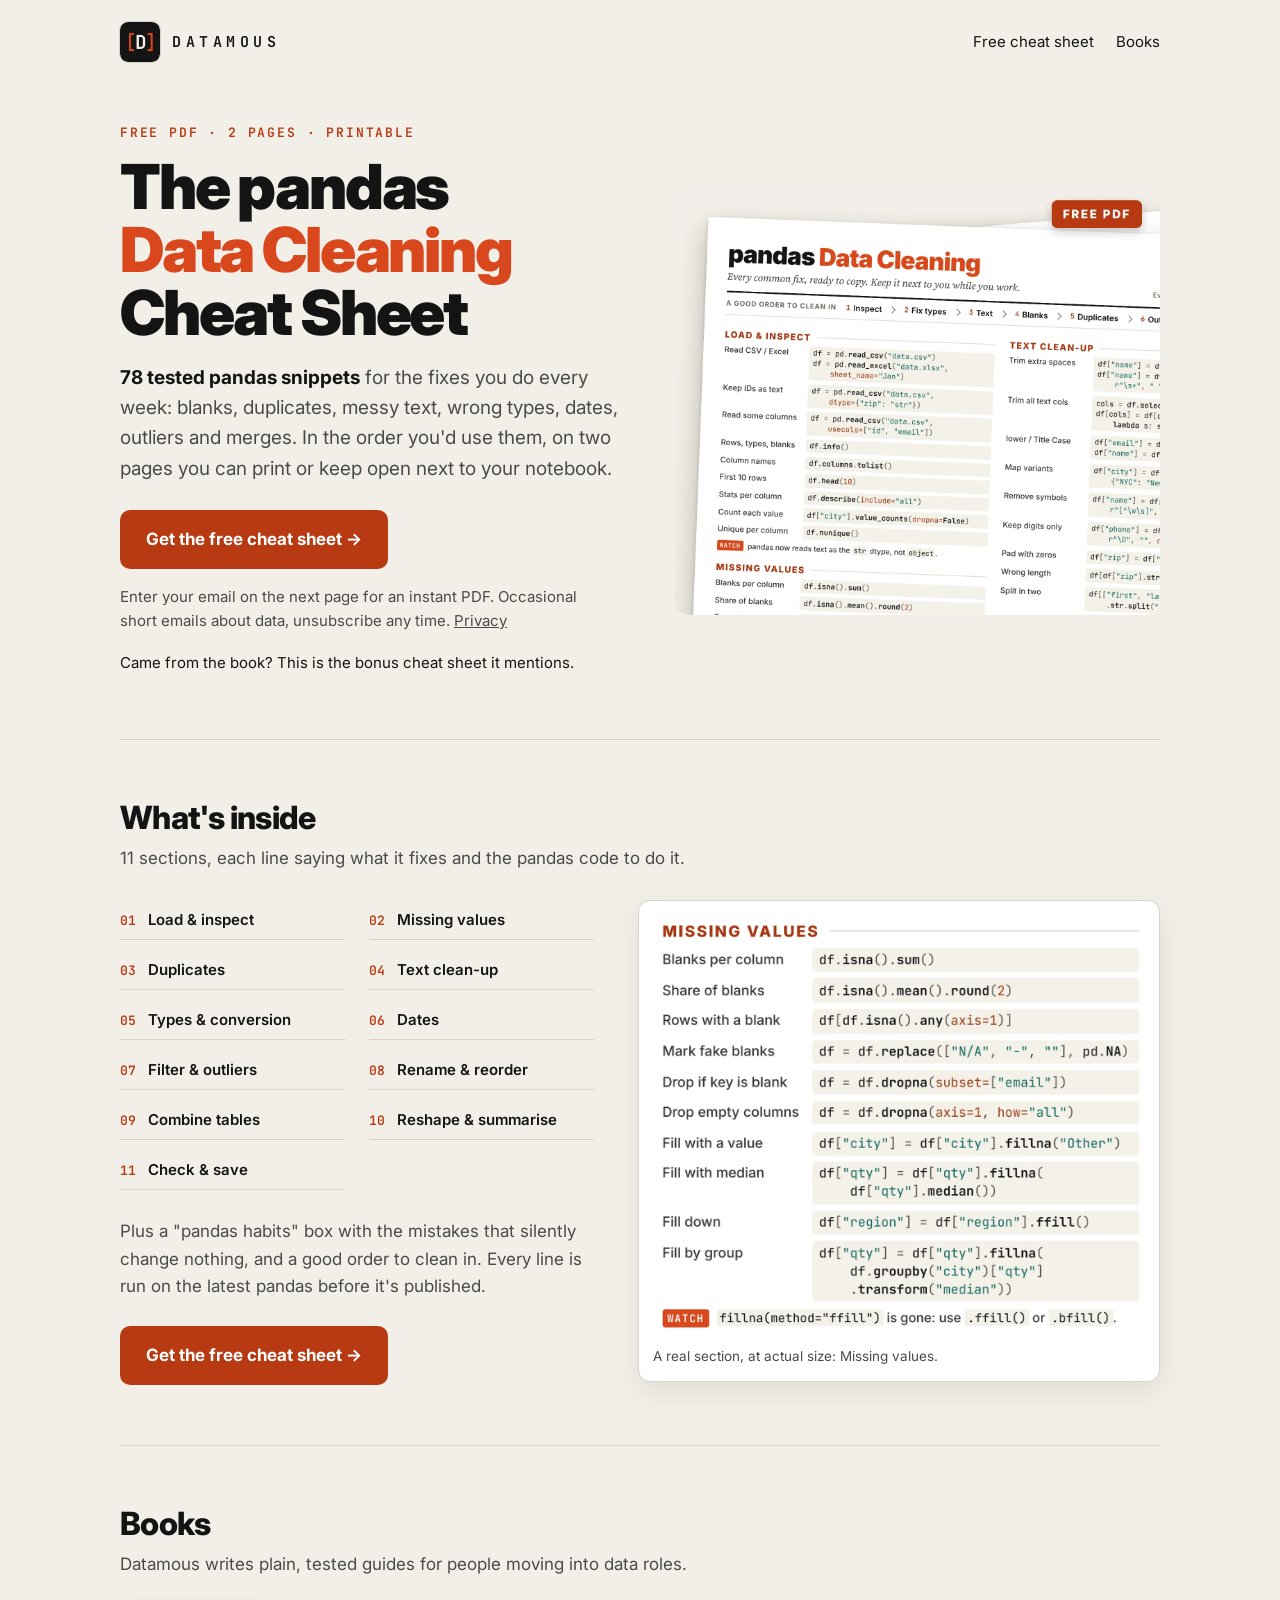
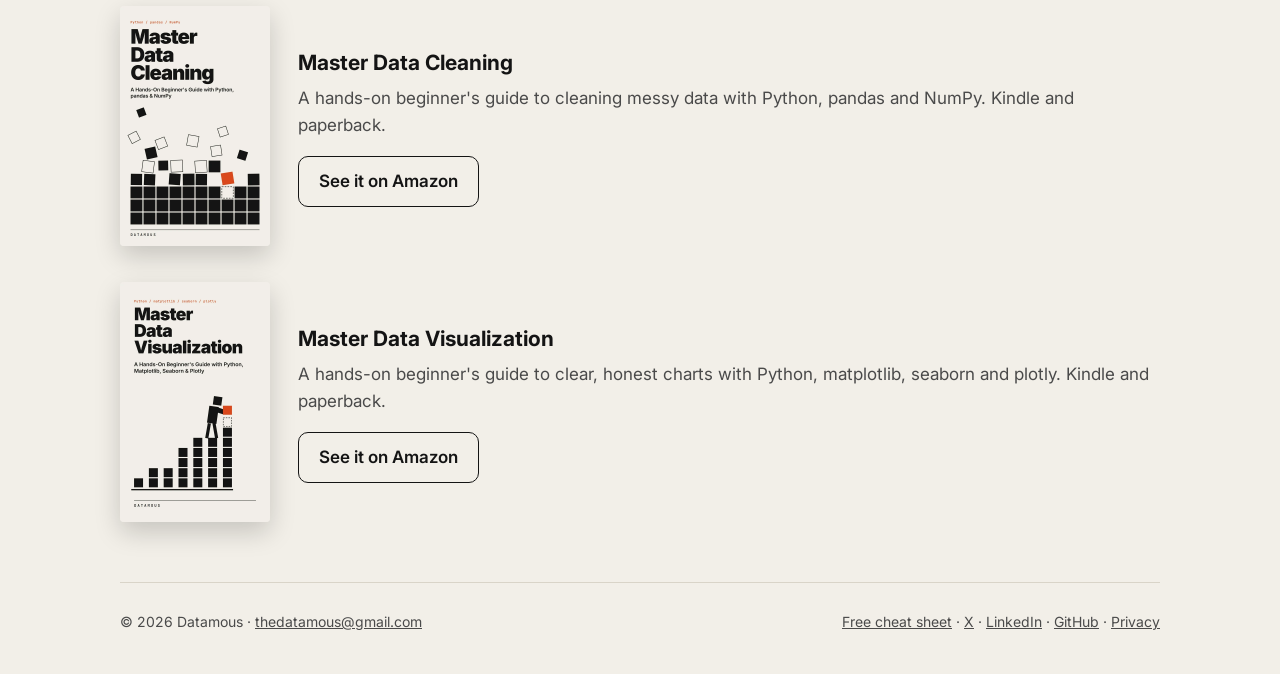
<file: index.html>
<!doctype html>
<html lang="en">
<head>
<meta charset="utf-8">
<meta name="viewport" content="width=device-width, initial-scale=1">
<title>Free pandas Data Cleaning Cheat Sheet | Datamous</title>
<meta name="description" content="78 tested pandas snippets for everyday data cleaning, in the order you'd use them, on two printable pages. Free download.">
<meta property="og:title" content="Free pandas Data Cleaning Cheat Sheet (2-page PDF)">
<meta property="og:description" content="78 tested pandas snippets: blanks, duplicates, messy text, types, dates, outliers and merges.">
<meta property="og:image" content="https://datamous.github.io/og.jpg">
<meta property="og:url" content="https://datamous.github.io/">
<meta name="twitter:card" content="summary_large_image">
<link rel="icon" href="logo.png">
<link rel="preconnect" href="https://fonts.googleapis.com">
<link rel="preconnect" href="https://fonts.gstatic.com" crossorigin>
<link href="https://fonts.googleapis.com/css2?family=Inter:wght@400;600;700;800;900&family=JetBrains+Mono:wght@600&display=swap" rel="stylesheet">
<link rel="stylesheet" href="style.css">
</head>
<body>
<div class="wrap">
<header>
  <a class="brand" href="/"><img src="logo.png" alt="">DATAMOUS</a>
  <nav><a href="/cheatsheet/">Free cheat sheet</a><a href="#books">Books</a></nav>
</header>

<main>
<div class="hero">
  <div>
    <div class="eyebrow">Free PDF · 2 pages · Printable</div>
    <h1>The pandas <span>Data Cleaning</span> Cheat Sheet</h1>
    <p class="lead"><strong>78 tested pandas snippets</strong> for the fixes you do every week: blanks, duplicates, messy text, wrong types, dates, outliers and merges. In the order you'd use them, on two pages you can print or keep open next to your notebook.</p>
    <a class="cta" href="/cheatsheet/">Get the free cheat sheet →</a>
    <p class="how">Enter your email on the next page for an instant PDF. Occasional short emails about data, unsubscribe any time. <a href="/privacy/">Privacy</a></p>
    <p class="reader">Came from the book? This is the bonus cheat sheet it mentions.</p>
  </div>
  <picture>
    <source media="(max-width:760px)" srcset="cheatsheet-preview-600.webp">
    <img src="cheatsheet-preview.webp" alt="The pandas Data Cleaning Cheat Sheet, close up, with a FREE PDF tag" width="1400" height="1240" fetchpriority="high">
  </picture>
</div>

<section>
  <h2>What's inside</h2>
  <p class="sub">11 sections, each line saying what it fixes and the pandas code to do it.</p>
  <div class="inside">
    <div>
      <ol class="toc">
        <li>Load &amp; inspect</li><li>Missing values</li>
        <li>Duplicates</li><li>Text clean-up</li>
        <li>Types &amp; conversion</li><li>Dates</li>
        <li>Filter &amp; outliers</li><li>Rename &amp; reorder</li>
        <li>Combine tables</li><li>Reshape &amp; summarise</li>
        <li>Check &amp; save</li>
      </ol>
      <p class="brandline">Plus a "pandas habits" box with the mistakes that silently change nothing, and a good order to clean in. Every line is run on the latest pandas before it's published.</p>
      <a class="cta" href="/cheatsheet/">Get the free cheat sheet →</a>
    </div>
    <figure class="snip">
      <img src="snippet-missing-values.webp" alt="The Missing values section of the cheat sheet, showing pandas code for each fix" width="1200" height="1026" loading="lazy">
      <figcaption>A real section, at actual size: Missing values.</figcaption>
    </figure>
  </div>
</section>

<section id="books">
  <h2>Books</h2>
  <p class="sub">Datamous writes plain, tested guides for people moving into data roles.</p>
  <div class="book">
    <img src="book-master-data-cleaning.webp" alt="Cover of Master Data Cleaning" width="600" height="960" loading="lazy">
    <div>
      <h3>Master Data Cleaning</h3>
      <p>A hands-on beginner's guide to cleaning messy data with Python, pandas and NumPy. Kindle and paperback.</p>
      <a class="ghost" href="https://www.amazon.com/dp/B0HN5CDSS3?maas=maas_adg_81C654DCCEDA40E74AF94AB16E621A9E_afap_abs&amp;ref_=aa_maas&amp;tag=maas" data-yt="https://www.amazon.com/dp/B0HN5CDSS3?maas=maas_adg_ECB3EA7D3ABC00ABFB589E8FEC163925_afap_abs&amp;ref_=aa_maas&amp;tag=maas">See it on Amazon</a>
    </div>
  </div>
  <div class="book">
    <img src="book-master-data-visualization.webp" alt="Cover of Master Data Visualization" width="600" height="960" loading="lazy">
    <div>
      <h3>Master Data Visualization</h3>
      <p>A hands-on beginner's guide to clear, honest charts with Python, matplotlib, seaborn and plotly. Kindle and paperback.</p>
      <a class="ghost" href="https://www.amazon.com/dp/B0HQDNZMVN?maas=maas_adg_25ECB19E692BA4B19F0B2816D83ABCD2_afap_abs&amp;ref_=aa_maas&amp;tag=maas" data-yt="https://www.amazon.com/dp/B0HQDNZMVN?maas=maas_adg_22DFD3DA3303F20F6828F38E1AE95EA0_afap_abs&amp;ref_=aa_maas&amp;tag=maas">See it on Amazon</a>
    </div>
  </div>
</section>
</main>

<footer>
  <span>© 2026 Datamous · <a href="mailto:thedatamous@gmail.com">thedatamous@gmail.com</a></span>
  <span><a href="/cheatsheet/">Free cheat sheet</a> · <a href="https://x.com/datamous">X</a> · <a href="https://www.linkedin.com/company/109472739">LinkedIn</a> · <a href="https://github.com/Datamous">GitHub</a> · <a href="/privacy/">Privacy</a></span>
</footer>
</div>
<script>/* Amazon Attribution: visitors who came from YouTube (/yt) get the YouTube tracking links */
if (new URLSearchParams(location.search).get('src') === 'yt') {
  document.querySelectorAll('a[data-yt]').forEach(a => { a.href = a.dataset.yt; });
}</script>
</body>
</html>
</file>
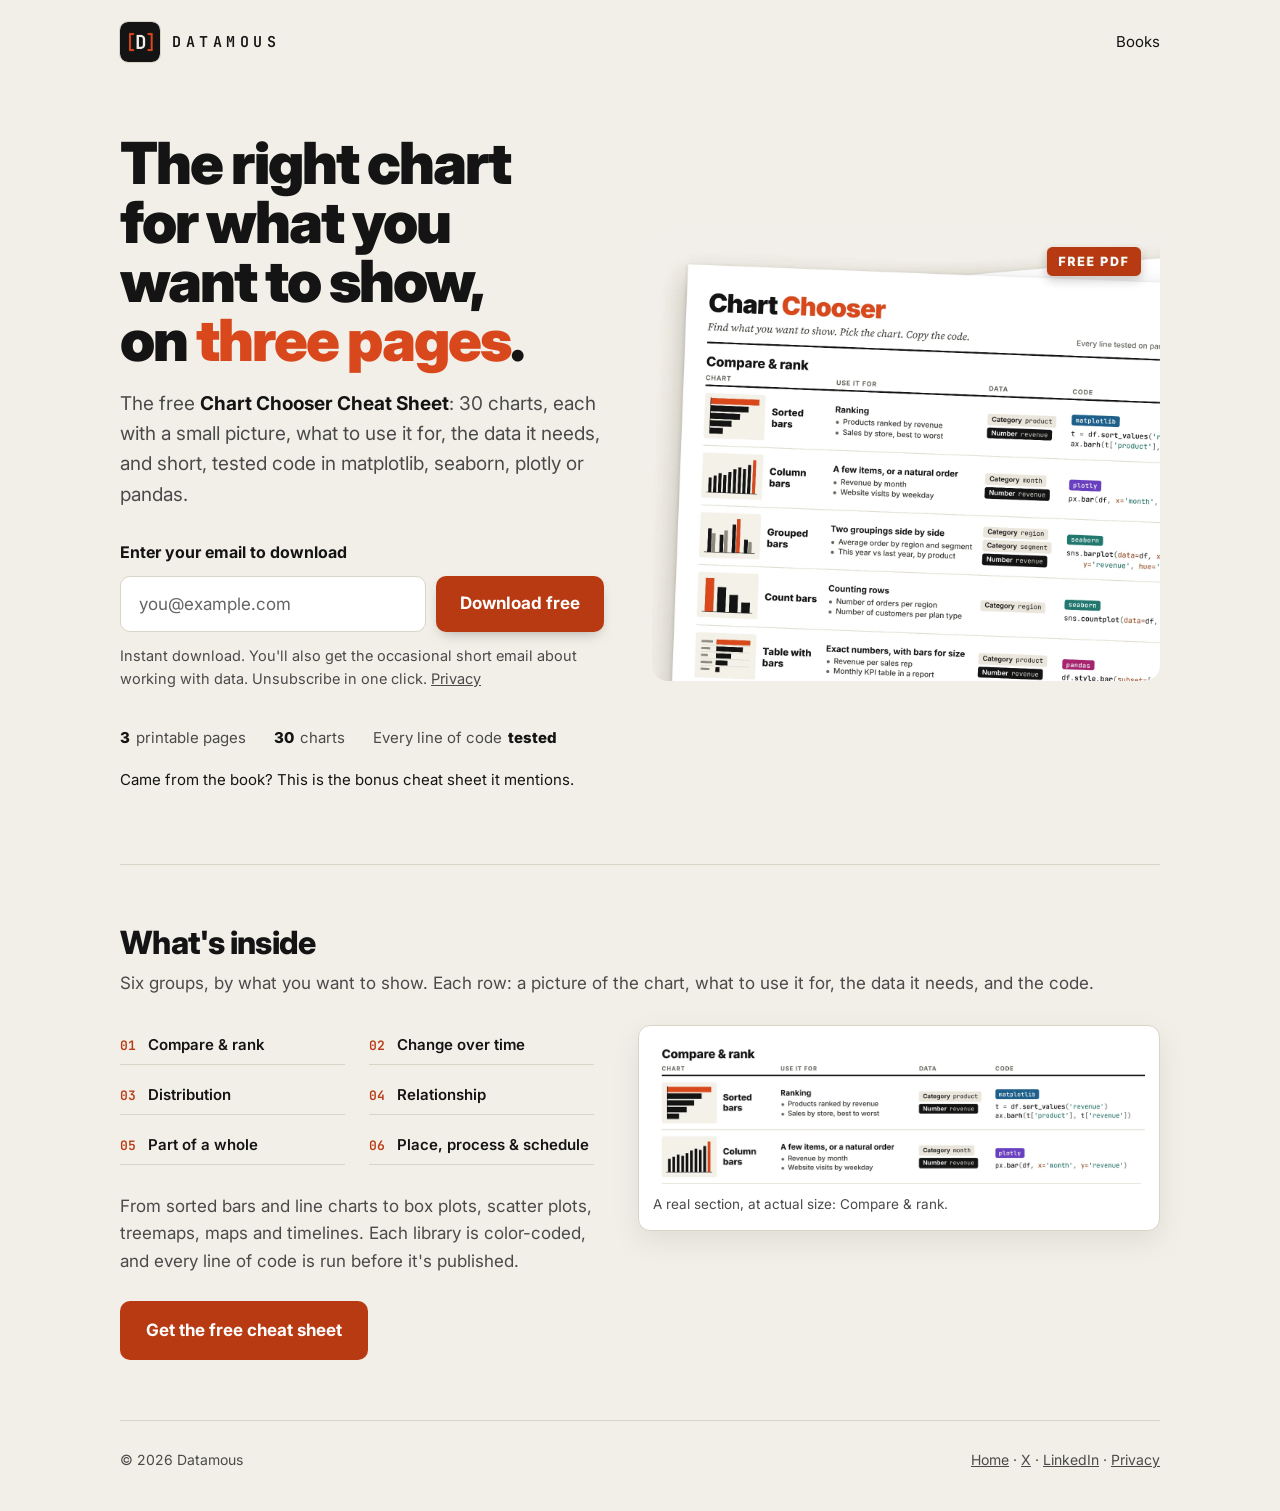
<file: chart-chooser/index.html>
<!doctype html>
<html lang="en">
<head>
<meta charset="utf-8">
<meta name="viewport" content="width=device-width, initial-scale=1">
<title>Get the free Chart Chooser Cheat Sheet | Datamous</title>
<meta name="description" content="30 charts with a picture, when to use each, the data it needs and tested Python code to draw it. Three printable pages. Free download.">
<meta property="og:title" content="Free Chart Chooser Cheat Sheet (3-page PDF)">
<meta property="og:description" content="30 charts: when to use each, the data it needs, and short code in matplotlib, seaborn, plotly or pandas.">
<meta property="og:image" content="https://datamous.github.io/chart-chooser/og.jpg">
<meta property="og:url" content="https://datamous.github.io/chart-chooser/">
<meta name="twitter:card" content="summary_large_image">
<link rel="canonical" href="https://datamous.github.io/chart-chooser/">
<link rel="icon" href="/logo.png">
<link rel="preconnect" href="https://fonts.googleapis.com">
<link rel="preconnect" href="https://fonts.gstatic.com" crossorigin>
<link href="https://fonts.googleapis.com/css2?family=Inter:wght@400;600;700;800;900&family=JetBrains+Mono:wght@600&display=swap" rel="stylesheet">
<link rel="stylesheet" href="/style.css">
</head>
<body class="lp">
<div class="wrap">
<header>
  <a class="brand" href="/"><img src="/logo.png" alt="">DATAMOUS</a>
  <nav><a href="/#books">Books</a></nav>
</header>

<main>
<div class="lp-hero">
  <div class="lp-copy">
    <h1>The right chart for what you want to show, on <span>three pages</span>.</h1>
    <p class="lead">The free <strong>Chart Chooser Cheat Sheet</strong>: 30 charts, each with a small picture, what to use it for, the data it needs, and short, tested code in matplotlib, seaborn, plotly or pandas.</p>

    <div class="signup" id="signup">
      <form class="signup-form" action="https://app.kit.com/forms/10157949/subscriptions" method="post" novalidate>
        <label for="email">Enter your email to download</label>
        <div class="signup-row">
          <input id="email" name="email_address" type="email" autocomplete="email" inputmode="email" placeholder="you@example.com" required aria-describedby="signup-msg">
          <button type="submit"><span class="btn-label">Download free</span><span class="btn-busy" aria-hidden="true"></span></button>
        </div>
        <p class="signup-msg" id="signup-msg" role="alert" aria-live="polite"></p>
        <p class="fine">Instant download. You'll also get the occasional short email about working with data. Unsubscribe in one click. <a href="/privacy/">Privacy</a></p>
      </form>
    </div>

    <ul class="facts" aria-label="What you get">
      <li><b>3</b> printable pages</li>
      <li><b>30</b> charts</li>
      <li>Every line of code <b>tested</b></li>
    </ul>
    <p class="reader">Came from the book? This is the bonus cheat sheet it mentions.</p>
  </div>
  <picture class="lp-art">
    <source media="(max-width:760px)" srcset="mockup-720.webp">
    <img src="mockup.webp" alt="The Chart Chooser cheat sheet, close up, with a FREE PDF tag" width="1400" height="1240" fetchpriority="high">
  </picture>
</div>

<section>
  <h2>What's inside</h2>
  <p class="sub">Six groups, by what you want to show. Each row: a picture of the chart, what to use it for, the data it needs, and the code.</p>
  <div class="inside">
    <div>
      <ol class="toc">
        <li>Compare &amp; rank</li><li>Change over time</li>
        <li>Distribution</li><li>Relationship</li>
        <li>Part of a whole</li><li>Place, process &amp; schedule</li>
      </ol>
      <p class="brandline">From sorted bars and line charts to box plots, scatter plots, treemaps, maps and timelines. Each library is color-coded, and every line of code is run before it's published.</p>
      <a class="cta" href="#signup" data-jump>Get the free cheat sheet</a>
    </div>
    <figure class="snip">
      <img src="/chart-chooser/snippet.webp" alt="The Compare and rank section of the cheat sheet: chart pictures, uses, data and code" width="1200" height="352" loading="lazy">
      <figcaption>A real section, at actual size: Compare &amp; rank.</figcaption>
    </figure>
  </div>
</section>
</main>

<footer>
  <span>© 2026 Datamous</span>
  <span><a href="/">Home</a> · <a href="https://x.com/datamous">X</a> · <a href="https://www.linkedin.com/company/109472739">LinkedIn</a> · <a href="/privacy/">Privacy</a></span>
</footer>
</div>

<script>
(function () {
  var box = document.getElementById('signup');
  var form = box.querySelector('form');
  var input = form.querySelector('input');
  var msg = form.querySelector('.signup-msg');
  var ok = /^[^\s@]+@[^\s@]+\.[^\s@]{2,}$/;

  function fail(text) { msg.textContent = text; input.setAttribute('aria-invalid', 'true'); form.classList.remove('busy'); input.focus(); }

  form.addEventListener('submit', function (e) {
    e.preventDefault();
    var email = input.value.trim();
    if (!ok.test(email)) return fail('That email looks incomplete. Check it and try again.');
    msg.textContent = ''; input.removeAttribute('aria-invalid'); form.classList.add('busy');
    fetch(form.action, { method: 'POST', body: new FormData(form), headers: { Accept: 'application/json' } })
      .then(function (r) { return r.json(); })
      .then(function (d) {
        if (d && d.status === 'success') {
          location.href = '/chart-chooser/thanks/?start=1';
        } else {
          var m = d && d.errors && d.errors.messages && d.errors.messages.join(' ');
          fail(m || 'Something went wrong. Try again in a moment.');
        }
      })
      .catch(function () { fail('Could not reach the sign-up service. Check your connection and try again.'); });
  });

  document.querySelectorAll('[data-jump]').forEach(function (a) {
    a.addEventListener('click', function (e) {
      e.preventDefault();
      box.scrollIntoView({ behavior: matchMedia('(prefers-reduced-motion: reduce)').matches ? 'auto' : 'smooth', block: 'center' });
      input.focus({ preventScroll: true });
    });
  });
})();
</script>
</body>
</html>
</file>
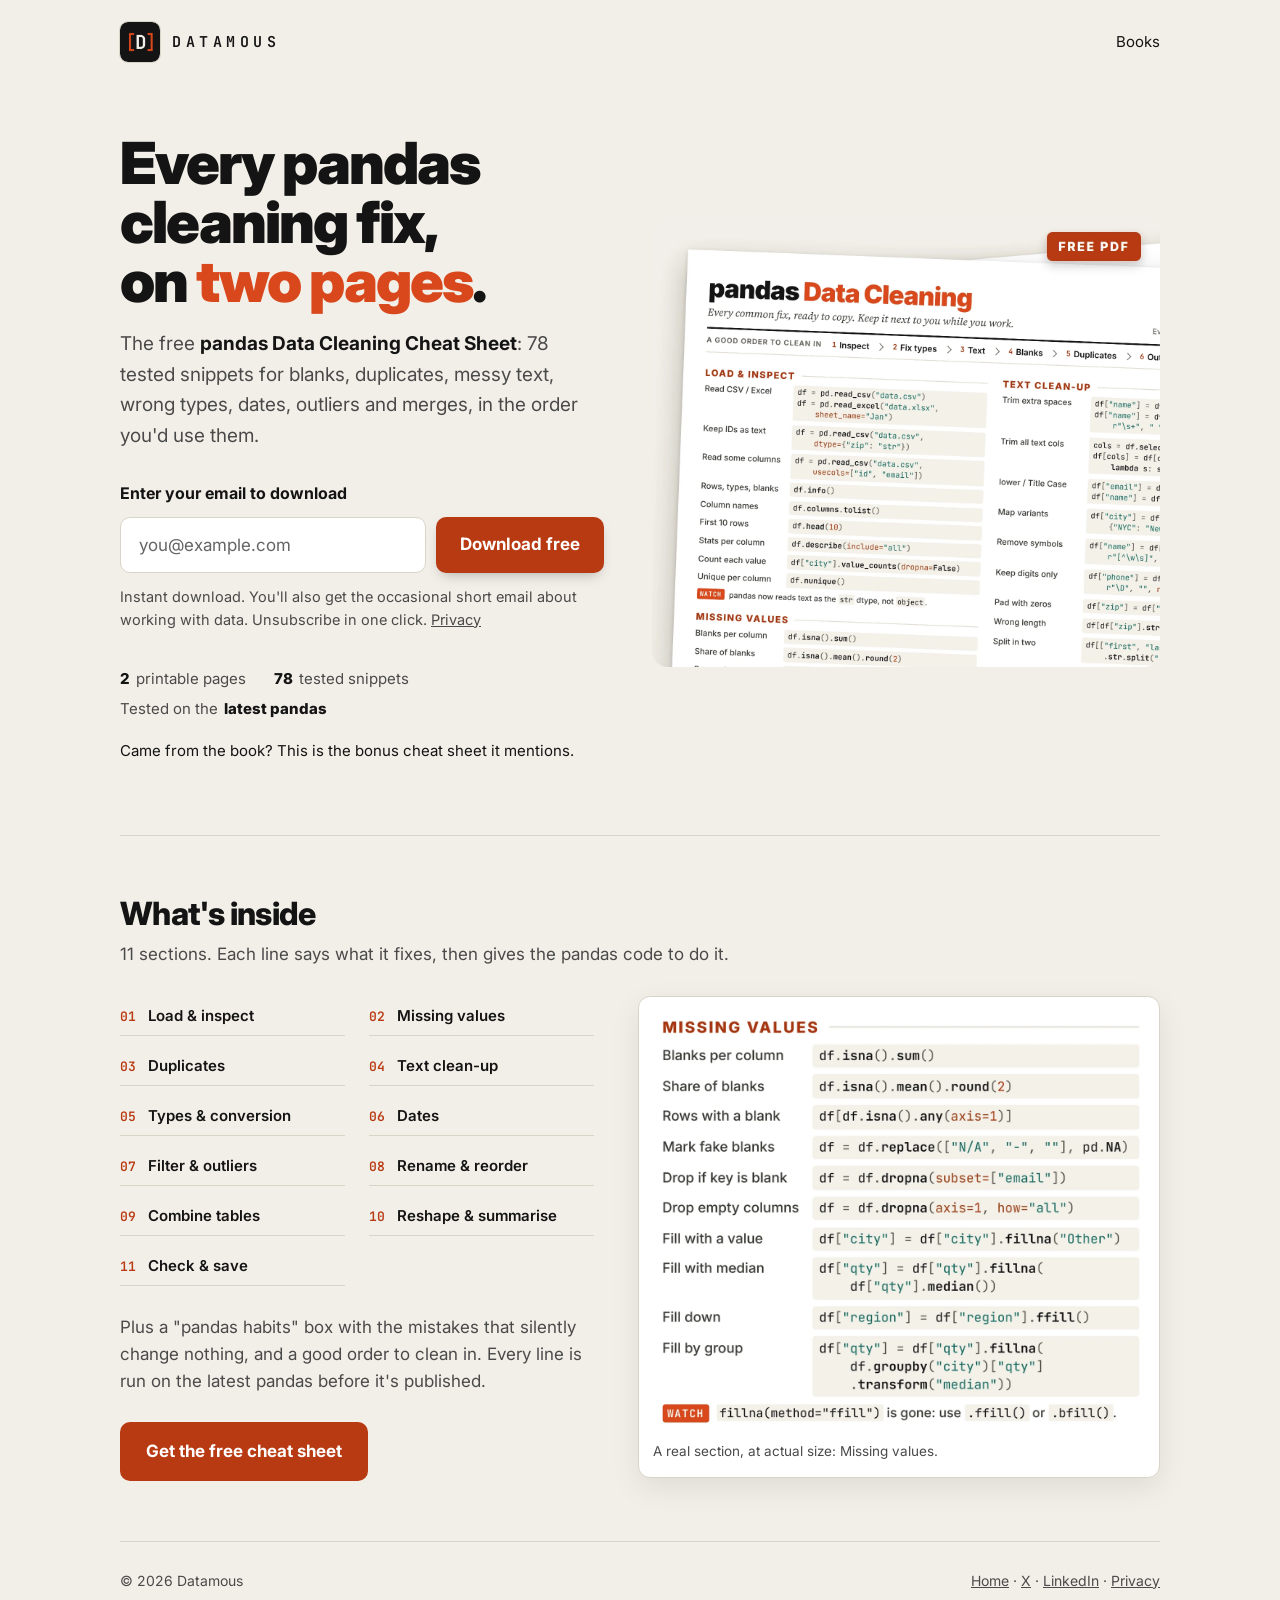
<file: cheatsheet/index.html>
<!doctype html>
<html lang="en">
<head>
<meta charset="utf-8">
<meta name="viewport" content="width=device-width, initial-scale=1">
<title>Get the free pandas Data Cleaning Cheat Sheet | Datamous</title>
<meta name="description" content="78 tested pandas snippets for everyday data cleaning, in the order you'd use them, on two printable pages. Free download.">
<meta property="og:title" content="Free pandas Data Cleaning Cheat Sheet (2-page PDF)">
<meta property="og:description" content="78 tested pandas snippets: blanks, duplicates, messy text, types, dates, outliers and merges.">
<meta property="og:image" content="https://datamous.github.io/og.jpg">
<meta property="og:url" content="https://datamous.github.io/cheatsheet/">
<meta name="twitter:card" content="summary_large_image">
<link rel="canonical" href="https://datamous.github.io/cheatsheet/">
<link rel="icon" href="/logo.png">
<link rel="preconnect" href="https://fonts.googleapis.com">
<link rel="preconnect" href="https://fonts.gstatic.com" crossorigin>
<link href="https://fonts.googleapis.com/css2?family=Inter:wght@400;600;700;800;900&family=JetBrains+Mono:wght@600&display=swap" rel="stylesheet">
<link rel="stylesheet" href="/style.css">
</head>
<body class="lp">
<div class="wrap">
<header>
  <a class="brand" href="/"><img src="/logo.png" alt="">DATAMOUS</a>
  <nav><a href="/#books">Books</a></nav>
</header>

<main>
<div class="lp-hero">
  <div class="lp-copy">
    <h1>Every pandas cleaning fix, on <span>two pages</span>.</h1>
    <p class="lead">The free <strong>pandas Data Cleaning Cheat Sheet</strong>: 78 tested snippets for blanks, duplicates, messy text, wrong types, dates, outliers and merges, in the order you'd use them.</p>

    <div class="signup" id="signup">
      <form class="signup-form" action="https://app.kit.com/forms/10077352/subscriptions" method="post" novalidate>
        <label for="email">Enter your email to download</label>
        <div class="signup-row">
          <input id="email" name="email_address" type="email" autocomplete="email" inputmode="email" placeholder="you@example.com" required aria-describedby="signup-msg">
          <button type="submit"><span class="btn-label">Download free</span><span class="btn-busy" aria-hidden="true"></span></button>
        </div>
        <p class="signup-msg" id="signup-msg" role="alert" aria-live="polite"></p>
        <p class="fine">Instant download. You'll also get the occasional short email about working with data. Unsubscribe in one click. <a href="/privacy/">Privacy</a></p>
      </form>
    </div>

    <ul class="facts" aria-label="What you get">
      <li><b>2</b> printable pages</li>
      <li><b>78</b> tested snippets</li>
      <li>Tested on the <b>latest pandas</b></li>
    </ul>
    <p class="reader">Came from the book? This is the bonus cheat sheet it mentions.</p>
  </div>
  <picture class="lp-art">
    <source media="(max-width:760px)" srcset="mockup-720.webp">
    <img src="mockup.webp" alt="The pandas Data Cleaning Cheat Sheet, close up, with a FREE PDF tag" width="1400" height="1240" fetchpriority="high">
  </picture>
</div>

<section>
  <h2>What's inside</h2>
  <p class="sub">11 sections. Each line says what it fixes, then gives the pandas code to do it.</p>
  <div class="inside">
    <div>
      <ol class="toc">
        <li>Load &amp; inspect</li><li>Missing values</li>
        <li>Duplicates</li><li>Text clean-up</li>
        <li>Types &amp; conversion</li><li>Dates</li>
        <li>Filter &amp; outliers</li><li>Rename &amp; reorder</li>
        <li>Combine tables</li><li>Reshape &amp; summarise</li>
        <li>Check &amp; save</li>
      </ol>
      <p class="brandline">Plus a "pandas habits" box with the mistakes that silently change nothing, and a good order to clean in. Every line is run on the latest pandas before it's published.</p>
      <a class="cta" href="#signup" data-jump>Get the free cheat sheet</a>
    </div>
    <figure class="snip">
      <img src="/snippet-missing-values.webp" alt="The Missing values section of the cheat sheet, showing pandas code for each fix" width="1200" height="1026" loading="lazy">
      <figcaption>A real section, at actual size: Missing values.</figcaption>
    </figure>
  </div>
</section>
</main>

<footer>
  <span>© 2026 Datamous</span>
  <span><a href="/">Home</a> · <a href="https://x.com/datamous">X</a> · <a href="https://www.linkedin.com/company/109472739">LinkedIn</a> · <a href="/privacy/">Privacy</a></span>
</footer>
</div>

<script>
(function () {
  var box = document.getElementById('signup');
  var form = box.querySelector('form');
  var input = form.querySelector('input');
  var msg = form.querySelector('.signup-msg');
  var ok = /^[^\s@]+@[^\s@]+\.[^\s@]{2,}$/;

  // Short address /r forwards here with ?src=r; it has its own Kit form so we can see where sign-ups come from.
  // (/yt goes to the homepage since 8 Nov: the cheat sheet stays a gift for book readers.)
  var forms = { r: '10157955' };
  var src = (location.search.match(/[?&]src=([a-z]+)/) || [])[1];
  if (forms[src]) form.action = 'https://app.kit.com/forms/' + forms[src] + '/subscriptions';

  function fail(text) { msg.textContent = text; input.setAttribute('aria-invalid', 'true'); form.classList.remove('busy'); input.focus(); }

  form.addEventListener('submit', function (e) {
    e.preventDefault();
    var email = input.value.trim();
    if (!ok.test(email)) return fail('That email looks incomplete. Check it and try again.');
    msg.textContent = ''; input.removeAttribute('aria-invalid'); form.classList.add('busy');
    fetch(form.action, { method: 'POST', body: new FormData(form), headers: { Accept: 'application/json' } })
      .then(function (r) { return r.json(); })
      .then(function (d) {
        if (d && d.status === 'success') {
          location.href = '/cheatsheet/thanks/?start=1';
        } else {
          var m = d && d.errors && d.errors.messages && d.errors.messages.join(' ');
          fail(m || 'Something went wrong. Try again in a moment.');
        }
      })
      .catch(function () { fail('Could not reach the sign-up service. Check your connection and try again.'); });
  });

  document.querySelectorAll('[data-jump]').forEach(function (a) {
    a.addEventListener('click', function (e) {
      e.preventDefault();
      box.scrollIntoView({ behavior: matchMedia('(prefers-reduced-motion: reduce)').matches ? 'auto' : 'smooth', block: 'center' });
      input.focus({ preventScroll: true });
    });
  });
})();
</script>
</body>
</html>
</file>
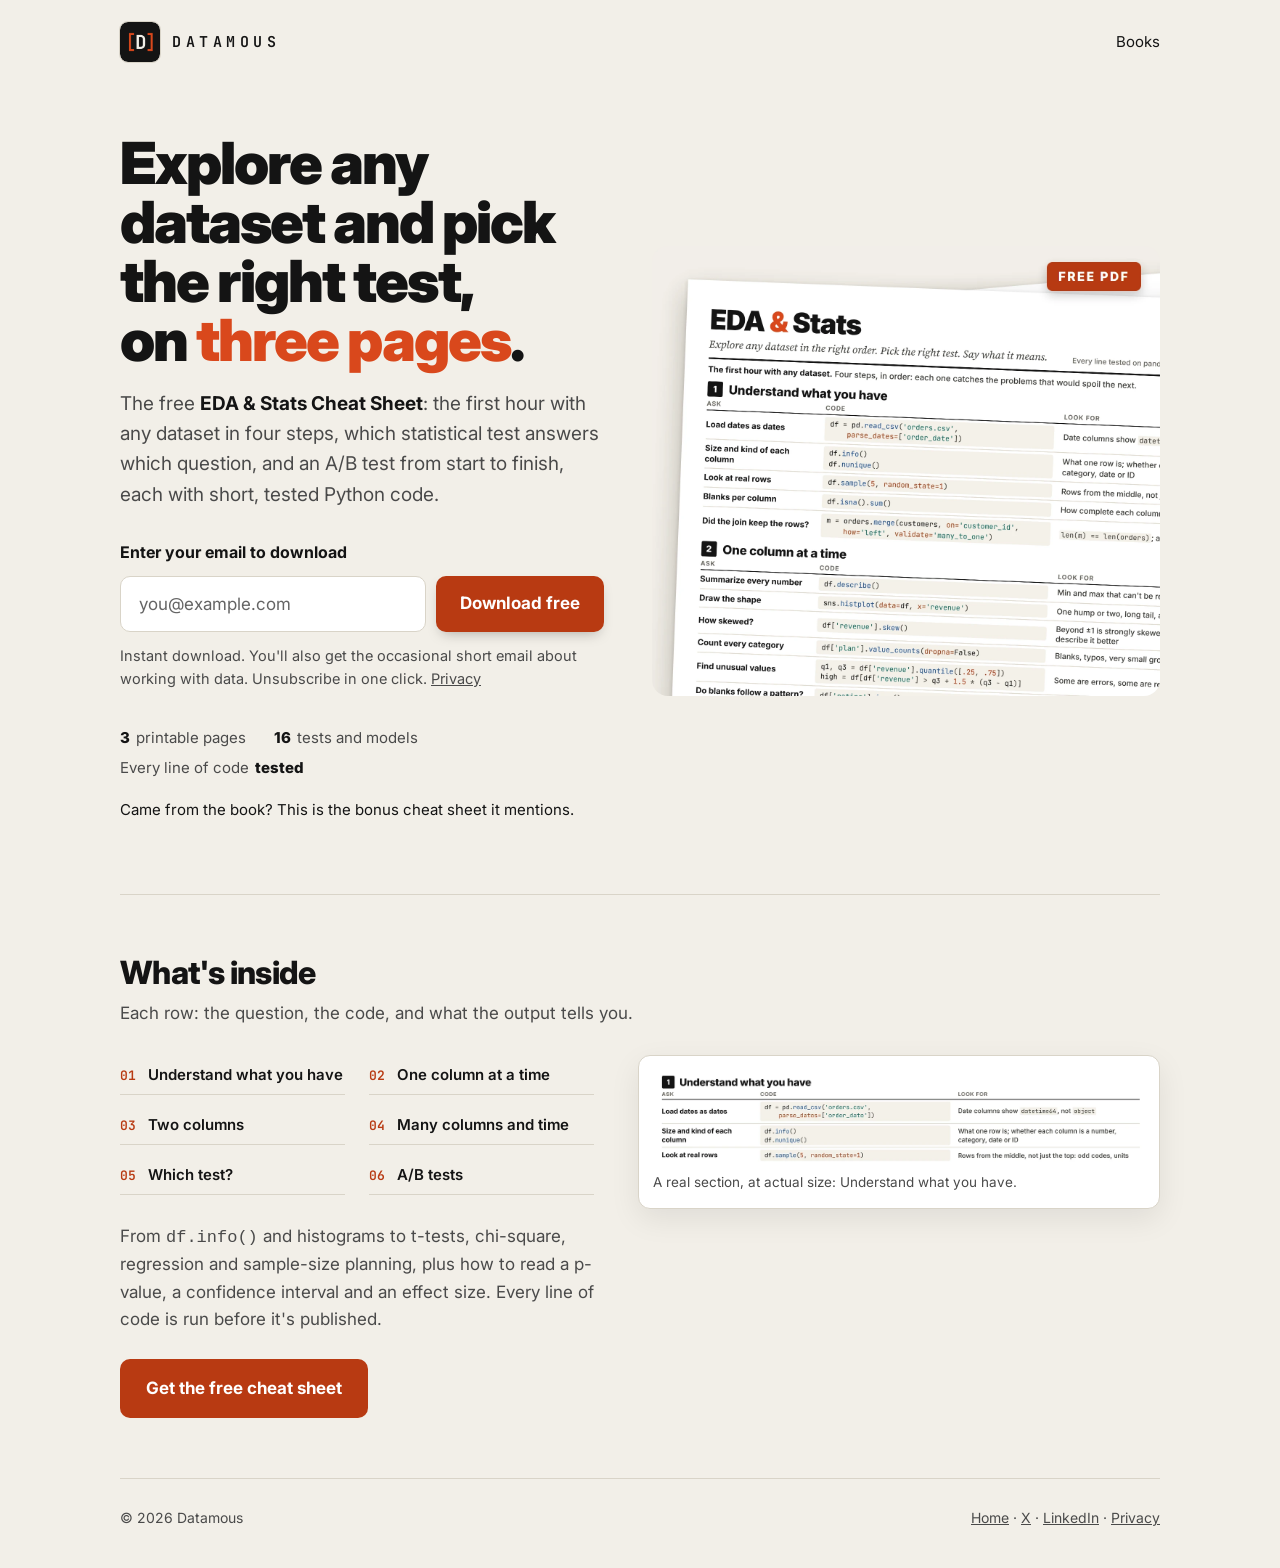
<file: eda-cheat-sheet/index.html>
<!doctype html>
<html lang="en">
<head>
<meta charset="utf-8">
<meta name="viewport" content="width=device-width, initial-scale=1">
<title>Get the free EDA &amp; Stats Cheat Sheet | Datamous</title>
<meta name="description" content="Explore any dataset in four steps, pick the right statistical test, and run an A/B test, with tested Python code for every step. Three printable pages. Free download.">
<meta property="og:title" content="Free EDA &amp; Stats Cheat Sheet (3-page PDF)">
<meta property="og:description" content="The first hour with any dataset, which test to use, and A/B tests, with short, tested code in pandas, seaborn, SciPy and statsmodels.">
<meta property="og:image" content="https://datamous.github.io/eda-cheat-sheet/og.jpg">
<meta property="og:url" content="https://datamous.github.io/eda-cheat-sheet/">
<meta name="twitter:card" content="summary_large_image">
<link rel="canonical" href="https://datamous.github.io/eda-cheat-sheet/">
<link rel="icon" href="/logo.png">
<link rel="preconnect" href="https://fonts.googleapis.com">
<link rel="preconnect" href="https://fonts.gstatic.com" crossorigin>
<link href="https://fonts.googleapis.com/css2?family=Inter:wght@400;600;700;800;900&family=JetBrains+Mono:wght@600&display=swap" rel="stylesheet">
<link rel="stylesheet" href="/style.css">
</head>
<body class="lp">
<div class="wrap">
<header>
  <a class="brand" href="/"><img src="/logo.png" alt="">DATAMOUS</a>
  <nav><a href="/#books">Books</a></nav>
</header>

<main>
<div class="lp-hero">
  <div class="lp-copy">
    <h1>Explore any dataset and pick the right test, on <span>three pages</span>.</h1>
    <p class="lead">The free <strong>EDA &amp; Stats Cheat Sheet</strong>: the first hour with any dataset in four steps, which statistical test answers which question, and an A/B test from start to finish, each with short, tested Python code.</p>

    <div class="signup" id="signup">
      <form class="signup-form" action="https://app.kit.com/forms/10157949/subscriptions" method="post" novalidate>
        <label for="email">Enter your email to download</label>
        <div class="signup-row">
          <input id="email" name="email_address" type="email" autocomplete="email" inputmode="email" placeholder="you@example.com" required aria-describedby="signup-msg">
          <button type="submit"><span class="btn-label">Download free</span><span class="btn-busy" aria-hidden="true"></span></button>
        </div>
        <p class="signup-msg" id="signup-msg" role="alert" aria-live="polite"></p>
        <p class="fine">Instant download. You'll also get the occasional short email about working with data. Unsubscribe in one click. <a href="/privacy/">Privacy</a></p>
      </form>
    </div>

    <ul class="facts" aria-label="What you get">
      <li><b>3</b> printable pages</li>
      <li><b>16</b> tests and models</li>
      <li>Every line of code <b>tested</b></li>
    </ul>
    <p class="reader">Came from the book? This is the bonus cheat sheet it mentions.</p>
  </div>
  <picture class="lp-art">
    <source media="(max-width:760px)" srcset="mockup-720.webp">
    <img src="mockup.webp" alt="The EDA and Stats cheat sheet, close up, with a FREE PDF tag" width="1400" height="1240" fetchpriority="high">
  </picture>
</div>

<section>
  <h2>What's inside</h2>
  <p class="sub">Each row: the question, the code, and what the output tells you.</p>
  <div class="inside">
    <div>
      <ol class="toc">
        <li>Understand what you have</li><li>One column at a time</li>
        <li>Two columns</li><li>Many columns and time</li>
        <li>Which test?</li><li>A/B tests</li>
      </ol>
      <p class="brandline">From <code>df.info()</code> and histograms to t-tests, chi-square, regression and sample-size planning, plus how to read a p-value, a confidence interval and an effect size. Every line of code is run before it's published.</p>
      <a class="cta" href="#signup" data-jump>Get the free cheat sheet</a>
    </div>
    <figure class="snip">
      <img src="/eda-cheat-sheet/snippet.webp" alt="Step 1 of the cheat sheet, Understand what you have: questions, code and what to look for" width="1200" height="225" loading="lazy">
      <figcaption>A real section, at actual size: Understand what you have.</figcaption>
    </figure>
  </div>
</section>
</main>

<footer>
  <span>© 2026 Datamous</span>
  <span><a href="/">Home</a> · <a href="https://x.com/datamous">X</a> · <a href="https://www.linkedin.com/company/109472739">LinkedIn</a> · <a href="/privacy/">Privacy</a></span>
</footer>
</div>

<script>
(function () {
  var box = document.getElementById('signup');
  var form = box.querySelector('form');
  var input = form.querySelector('input');
  var msg = form.querySelector('.signup-msg');
  var ok = /^[^\s@]+@[^\s@]+\.[^\s@]{2,}$/;

  function fail(text) { msg.textContent = text; input.setAttribute('aria-invalid', 'true'); form.classList.remove('busy'); input.focus(); }

  form.addEventListener('submit', function (e) {
    e.preventDefault();
    var email = input.value.trim();
    if (!ok.test(email)) return fail('That email looks incomplete. Check it and try again.');
    msg.textContent = ''; input.removeAttribute('aria-invalid'); form.classList.add('busy');
    fetch(form.action, { method: 'POST', body: new FormData(form), headers: { Accept: 'application/json' } })
      .then(function (r) { return r.json(); })
      .then(function (d) {
        if (d && d.status === 'success') {
          location.href = '/eda-cheat-sheet/thanks/?start=1';
        } else {
          var m = d && d.errors && d.errors.messages && d.errors.messages.join(' ');
          fail(m || 'Something went wrong. Try again in a moment.');
        }
      })
      .catch(function () { fail('Could not reach the sign-up service. Check your connection and try again.'); });
  });

  document.querySelectorAll('[data-jump]').forEach(function (a) {
    a.addEventListener('click', function (e) {
      e.preventDefault();
      box.scrollIntoView({ behavior: matchMedia('(prefers-reduced-motion: reduce)').matches ? 'auto' : 'smooth', block: 'center' });
      input.focus({ preventScroll: true });
    });
  });
})();
</script>
</body>
</html>
</file>
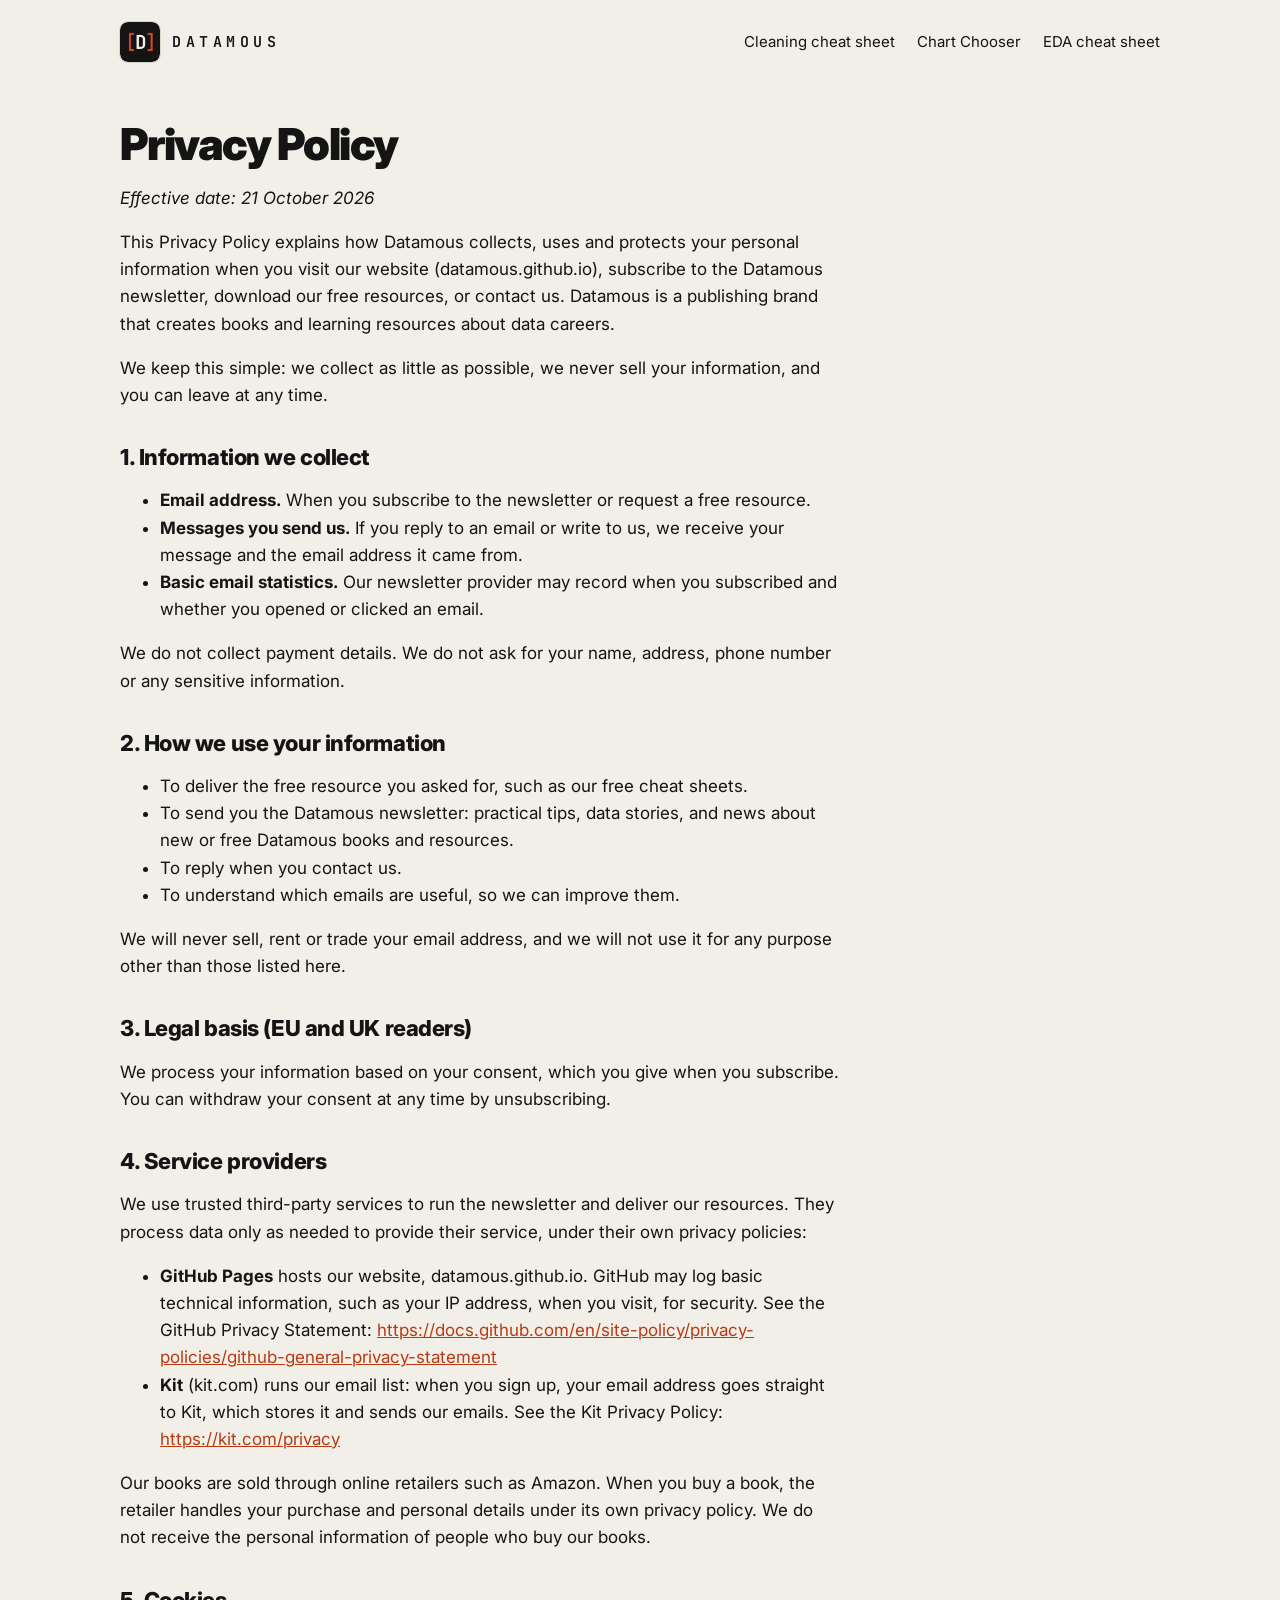
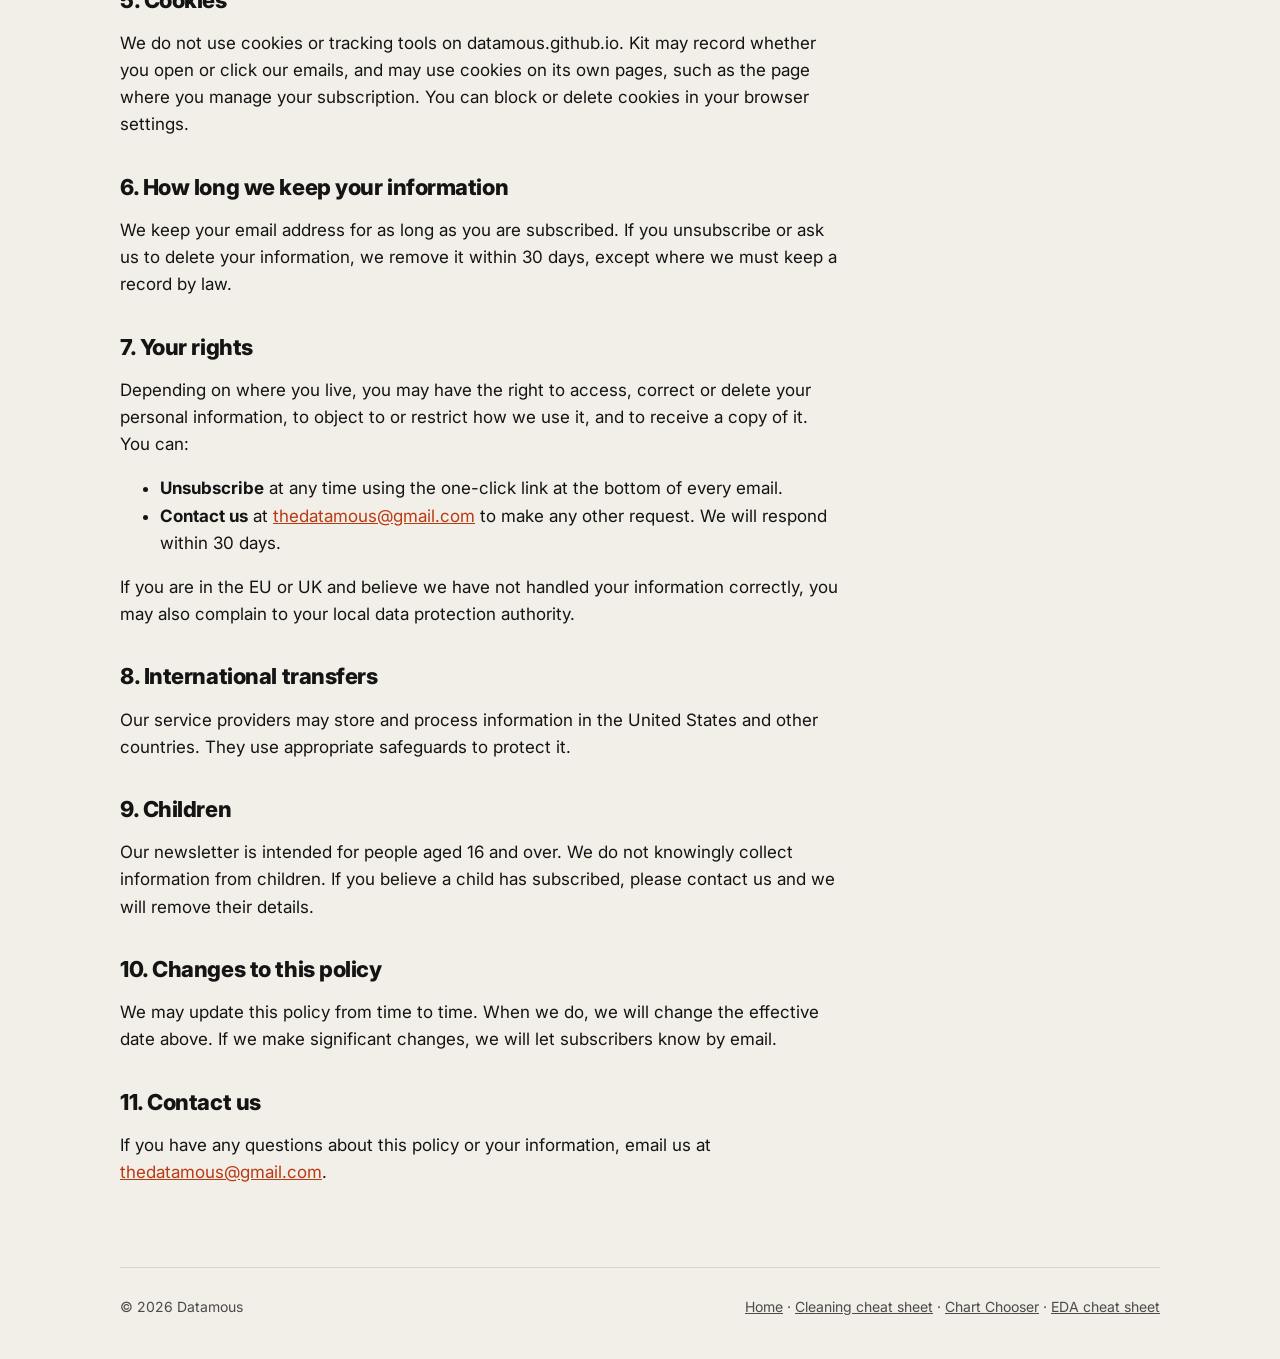
<file: privacy/index.html>
<!doctype html>
<html lang="en">
<head>
<meta charset="utf-8">
<meta name="viewport" content="width=device-width, initial-scale=1">
<title>Privacy Policy | Datamous</title>
<link rel="icon" href="/logo.png">
<link href="https://fonts.googleapis.com/css2?family=Inter:wght@400;600;700;800;900&family=JetBrains+Mono:wght@600&display=swap" rel="stylesheet">
<link rel="stylesheet" href="/style.css">
</head>
<body>
<div class="wrap">
<header><a class="brand" href="/"><img src="/logo.png" alt="">DATAMOUS</a><nav><a href="/cheatsheet/">Cleaning cheat sheet</a><a href="/chart-chooser/">Chart Chooser</a><a href="/eda-cheat-sheet/">EDA cheat sheet</a></nav></header>
<main class="policy">
<h1>Privacy Policy</h1>
<p><em>Effective date: 21 October 2026</em></p>
<p>This Privacy Policy explains how Datamous collects, uses and protects your personal information when you visit our website (datamous.github.io), subscribe to the Datamous newsletter, download our free resources, or contact us. Datamous is a publishing brand that creates books and learning resources about data careers.</p>
<p>We keep this simple: we collect as little as possible, we never sell your information, and you can leave at any time.</p>
<h2>1. Information we collect</h2>
<ul>
<li><strong>Email address.</strong> When you subscribe to the newsletter or request a free resource.</li>
<li><strong>Messages you send us.</strong> If you reply to an email or write to us, we receive your message and the email address it came from.</li>
<li><strong>Basic email statistics.</strong> Our newsletter provider may record when you subscribed and whether you opened or clicked an email.</li>
</ul>
<p>We do not collect payment details. We do not ask for your name, address, phone number or any sensitive information.</p>
<h2>2. How we use your information</h2>
<ul>
<li>To deliver the free resource you asked for, such as our free cheat sheets.</li>
<li>To send you the Datamous newsletter: practical tips, data stories, and news about new or free Datamous books and resources.</li>
<li>To reply when you contact us.</li>
<li>To understand which emails are useful, so we can improve them.</li>
</ul>
<p>We will never sell, rent or trade your email address, and we will not use it for any purpose other than those listed here.</p>
<h2>3. Legal basis (EU and UK readers)</h2>
<p>We process your information based on your consent, which you give when you subscribe. You can withdraw your consent at any time by unsubscribing.</p>
<h2>4. Service providers</h2>
<p>We use trusted third-party services to run the newsletter and deliver our resources. They process data only as needed to provide their service, under their own privacy policies:</p>
<ul>
<li><strong>GitHub Pages</strong> hosts our website, datamous.github.io. GitHub may log basic technical information, such as your IP address, when you visit, for security. See the GitHub Privacy Statement: <a href="https://docs.github.com/en/site-policy/privacy-policies/github-general-privacy-statement">https://docs.github.com/en/site-policy/privacy-policies/github-general-privacy-statement</a></li>
<li><strong>Kit</strong> (kit.com) runs our email list: when you sign up, your email address goes straight to Kit, which stores it and sends our emails. See the Kit Privacy Policy: <a href="https://kit.com/privacy">https://kit.com/privacy</a></li>
</ul>
<p>Our books are sold through online retailers such as Amazon. When you buy a book, the retailer handles your purchase and personal details under its own privacy policy. We do not receive the personal information of people who buy our books.</p>
<h2>5. Cookies</h2>
<p>We do not use cookies or tracking tools on datamous.github.io. Kit may record whether you open or click our emails, and may use cookies on its own pages, such as the page where you manage your subscription. You can block or delete cookies in your browser settings.</p>
<h2>6. How long we keep your information</h2>
<p>We keep your email address for as long as you are subscribed. If you unsubscribe or ask us to delete your information, we remove it within 30 days, except where we must keep a record by law.</p>
<h2>7. Your rights</h2>
<p>Depending on where you live, you may have the right to access, correct or delete your personal information, to object to or restrict how we use it, and to receive a copy of it. You can:</p>
<ul>
<li><strong>Unsubscribe</strong> at any time using the one-click link at the bottom of every email.</li>
<li><strong>Contact us</strong> at <a href="mailto:thedatamous@gmail.com">thedatamous@gmail.com</a> to make any other request. We will respond within 30 days.</li>
</ul>
<p>If you are in the EU or UK and believe we have not handled your information correctly, you may also complain to your local data protection authority.</p>
<h2>8. International transfers</h2>
<p>Our service providers may store and process information in the United States and other countries. They use appropriate safeguards to protect it.</p>
<h2>9. Children</h2>
<p>Our newsletter is intended for people aged 16 and over. We do not knowingly collect information from children. If you believe a child has subscribed, please contact us and we will remove their details.</p>
<h2>10. Changes to this policy</h2>
<p>We may update this policy from time to time. When we do, we will change the effective date above. If we make significant changes, we will let subscribers know by email.</p>
<h2>11. Contact us</h2>
<p>If you have any questions about this policy or your information, email us at <a href="mailto:thedatamous@gmail.com">thedatamous@gmail.com</a>.</p>
</main>
<footer><span>© 2026 Datamous</span><span><a href="/">Home</a> · <a href="/cheatsheet/">Cleaning cheat sheet</a> · <a href="/chart-chooser/">Chart Chooser</a> · <a href="/eda-cheat-sheet/">EDA cheat sheet</a></span></footer>
</div>
</body>
</html>
</file>
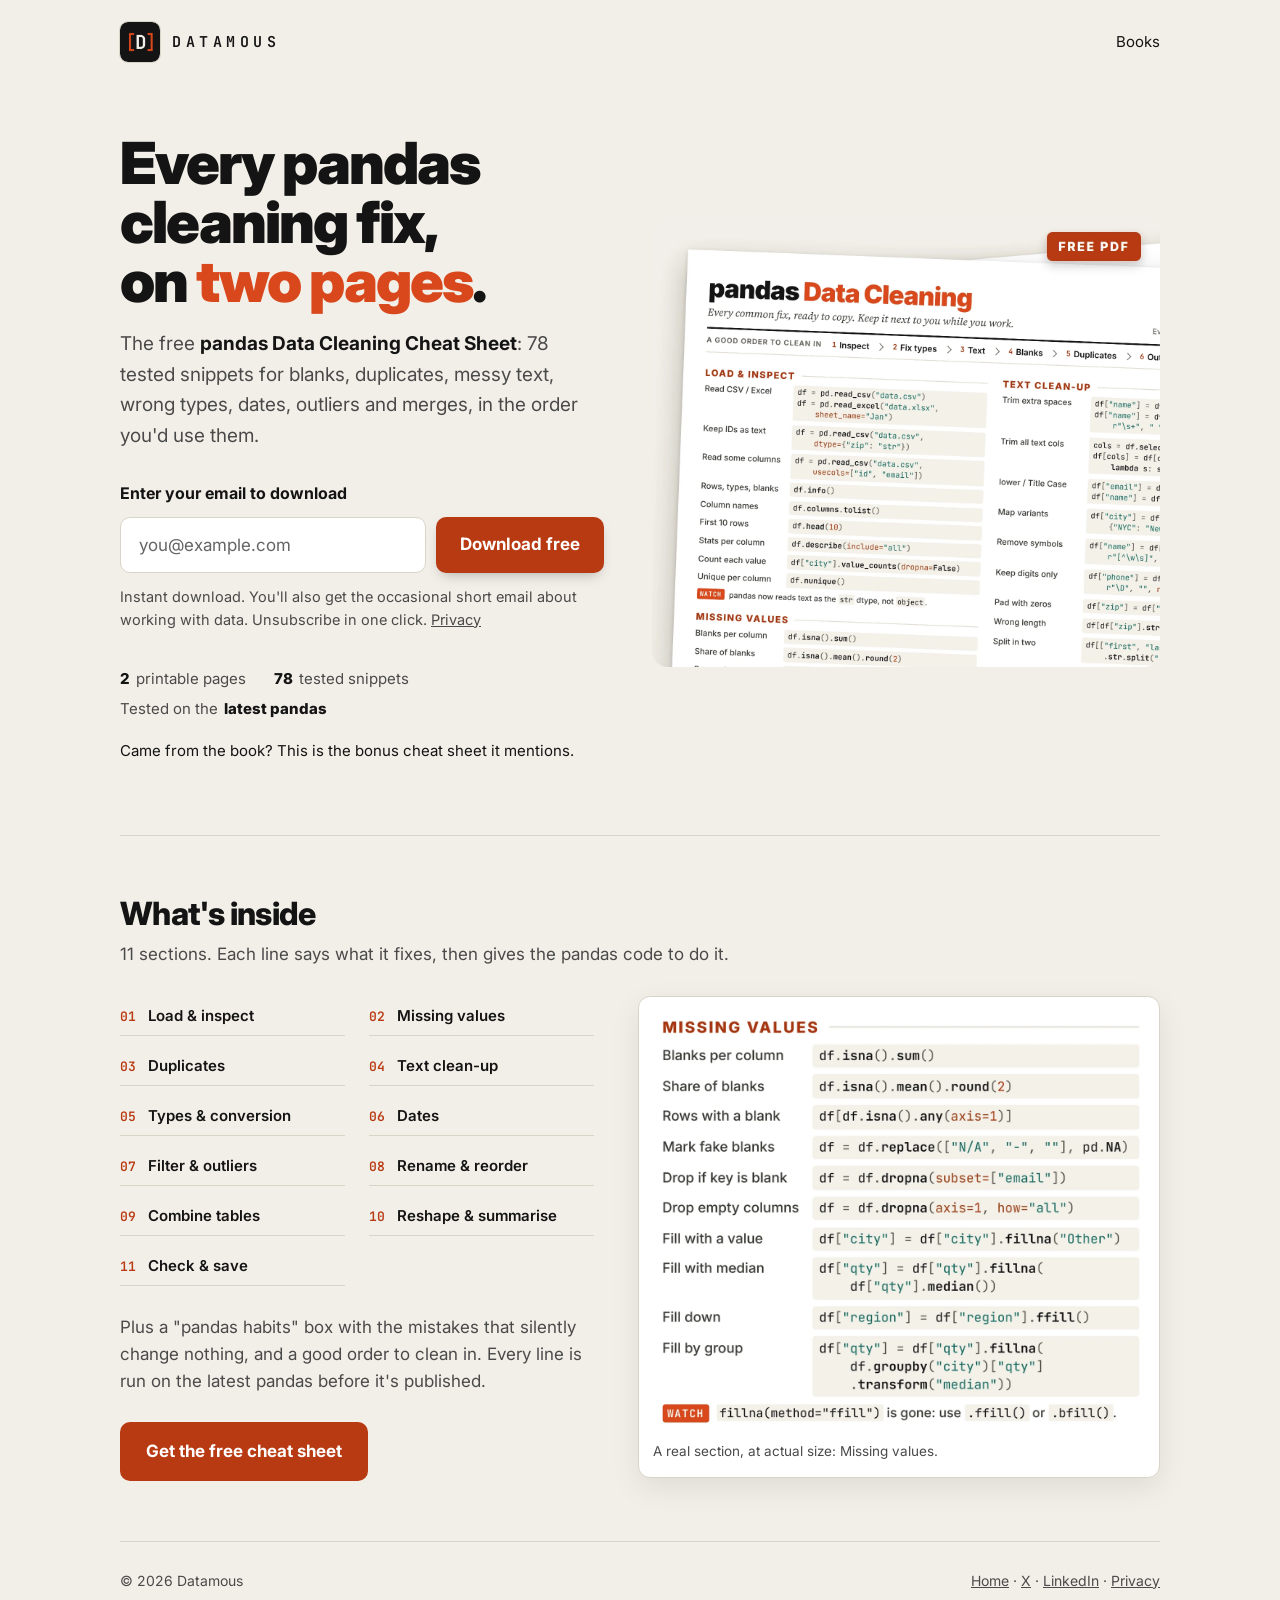
<file: r/index.html>
<!doctype html>
<html lang="en">
<head>
<meta charset="utf-8">
<meta name="robots" content="noindex">
<title>Free cheat sheet | Datamous</title>
<link rel="canonical" href="https://datamous.github.io/cheatsheet/">
<meta http-equiv="refresh" content="0; url=/cheatsheet/?src=r">
<script>location.replace('/cheatsheet/?src=r');</script>
</head>
<body><p><a href="/cheatsheet/?src=r">Get the free cheat sheet</a></p></body>
</html>
</file>
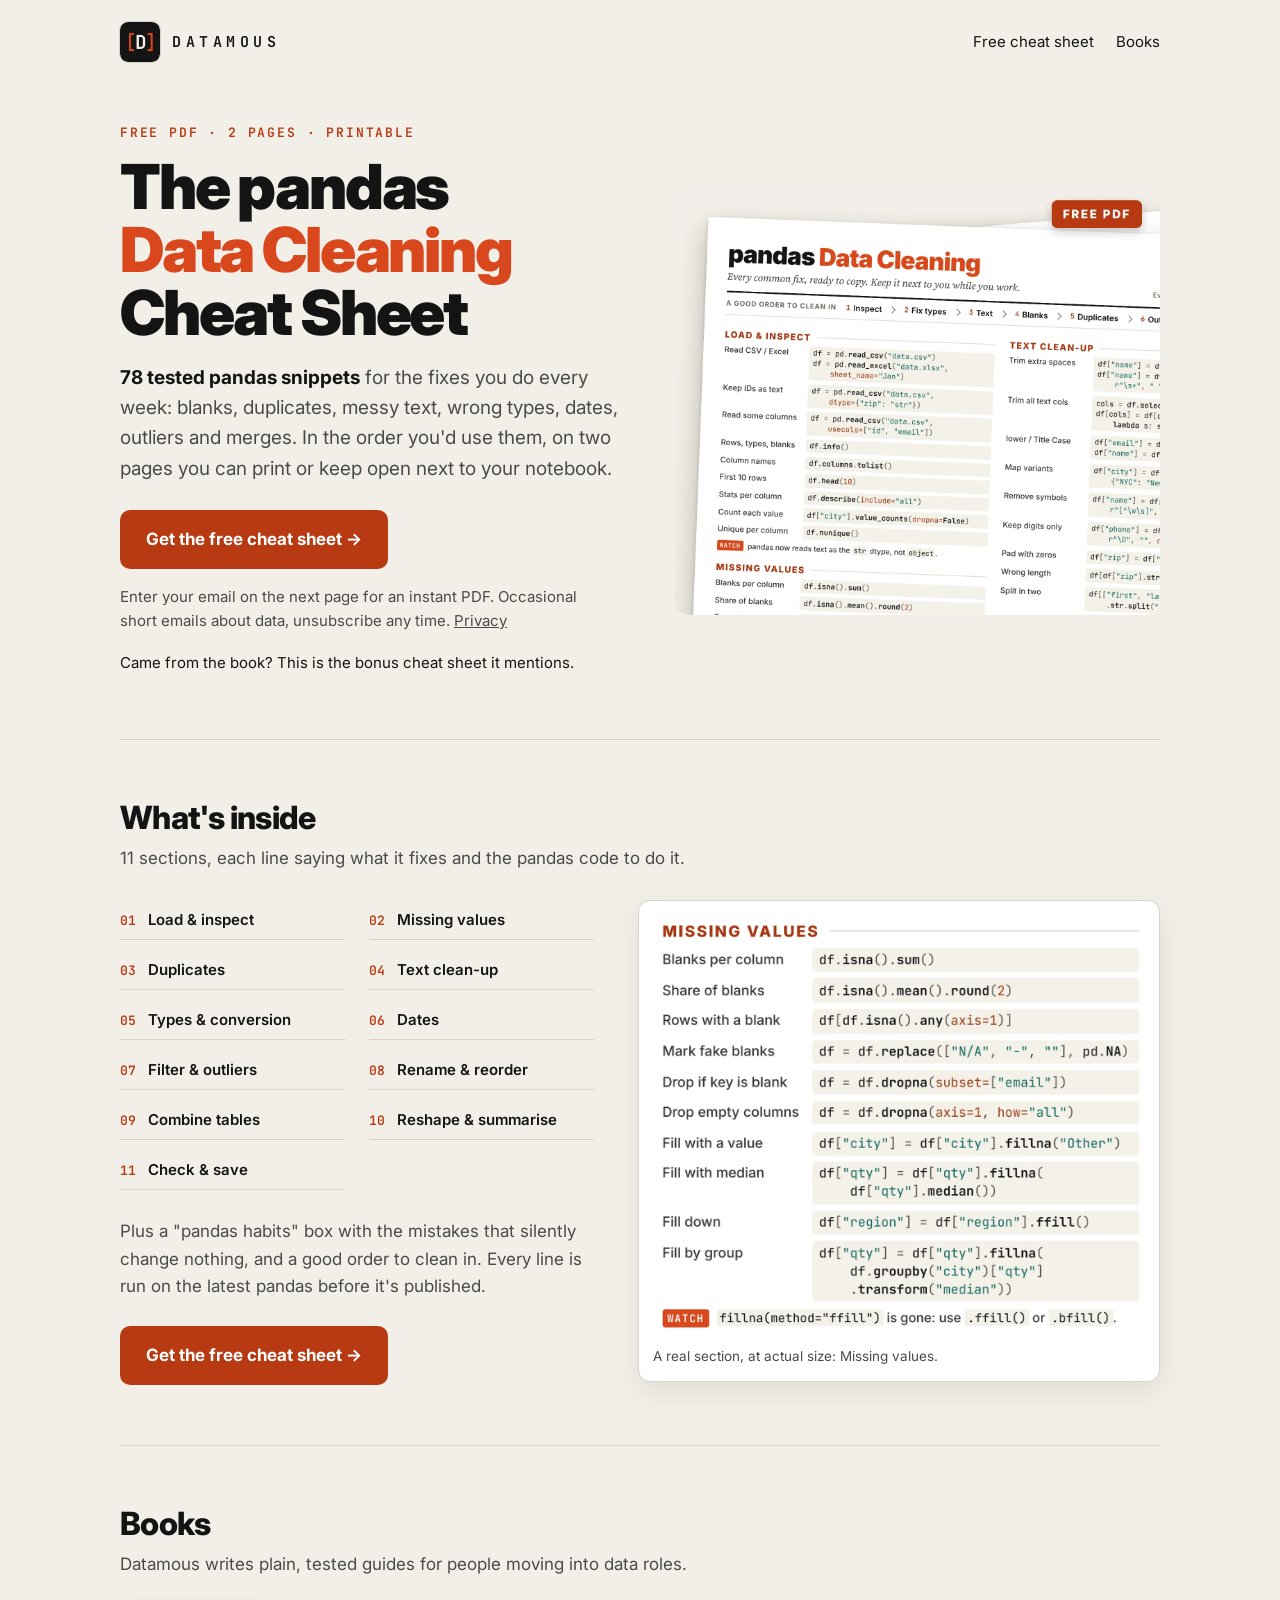
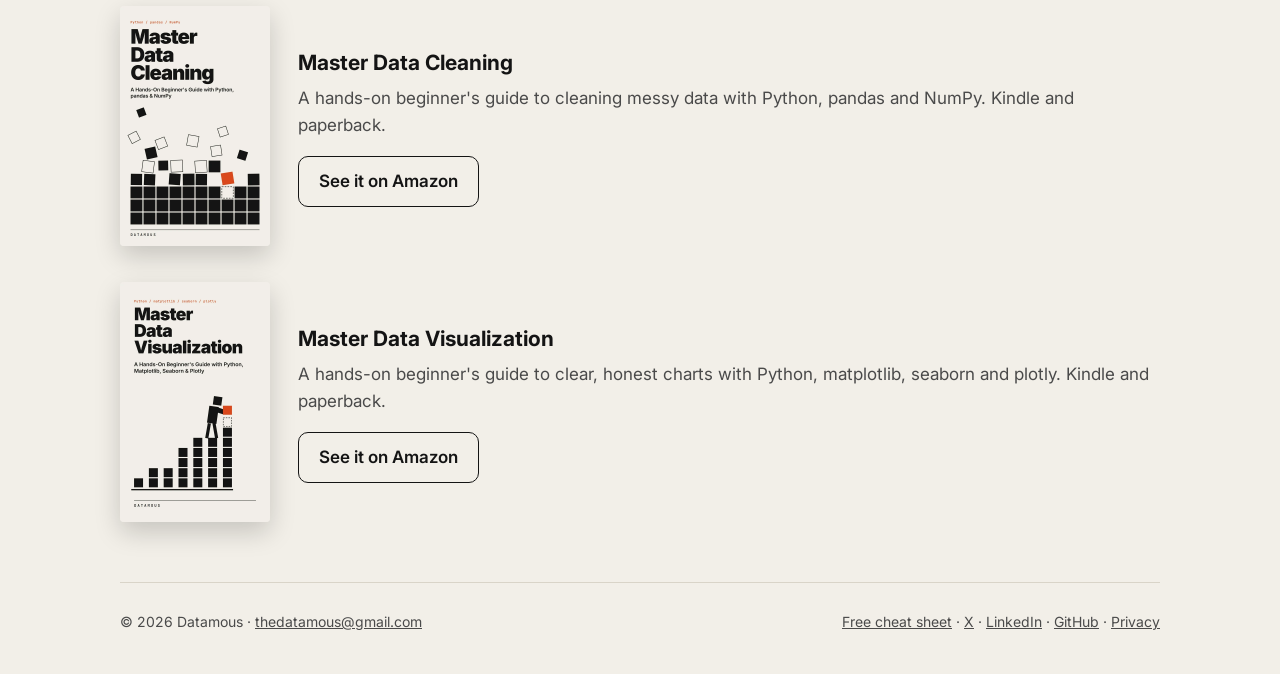
<file: yt/index.html>
<!doctype html>
<html lang="en">
<head>
<meta charset="utf-8">
<meta name="robots" content="noindex">
<title>Datamous</title>
<link rel="canonical" href="https://datamous.github.io/">
<meta http-equiv="refresh" content="0; url=/?src=yt#books">
<script>location.replace("/?src=yt#books");</script>
</head>
<body><p><a href="/?src=yt#books">Datamous books</a></p></body>
</html>
</file>
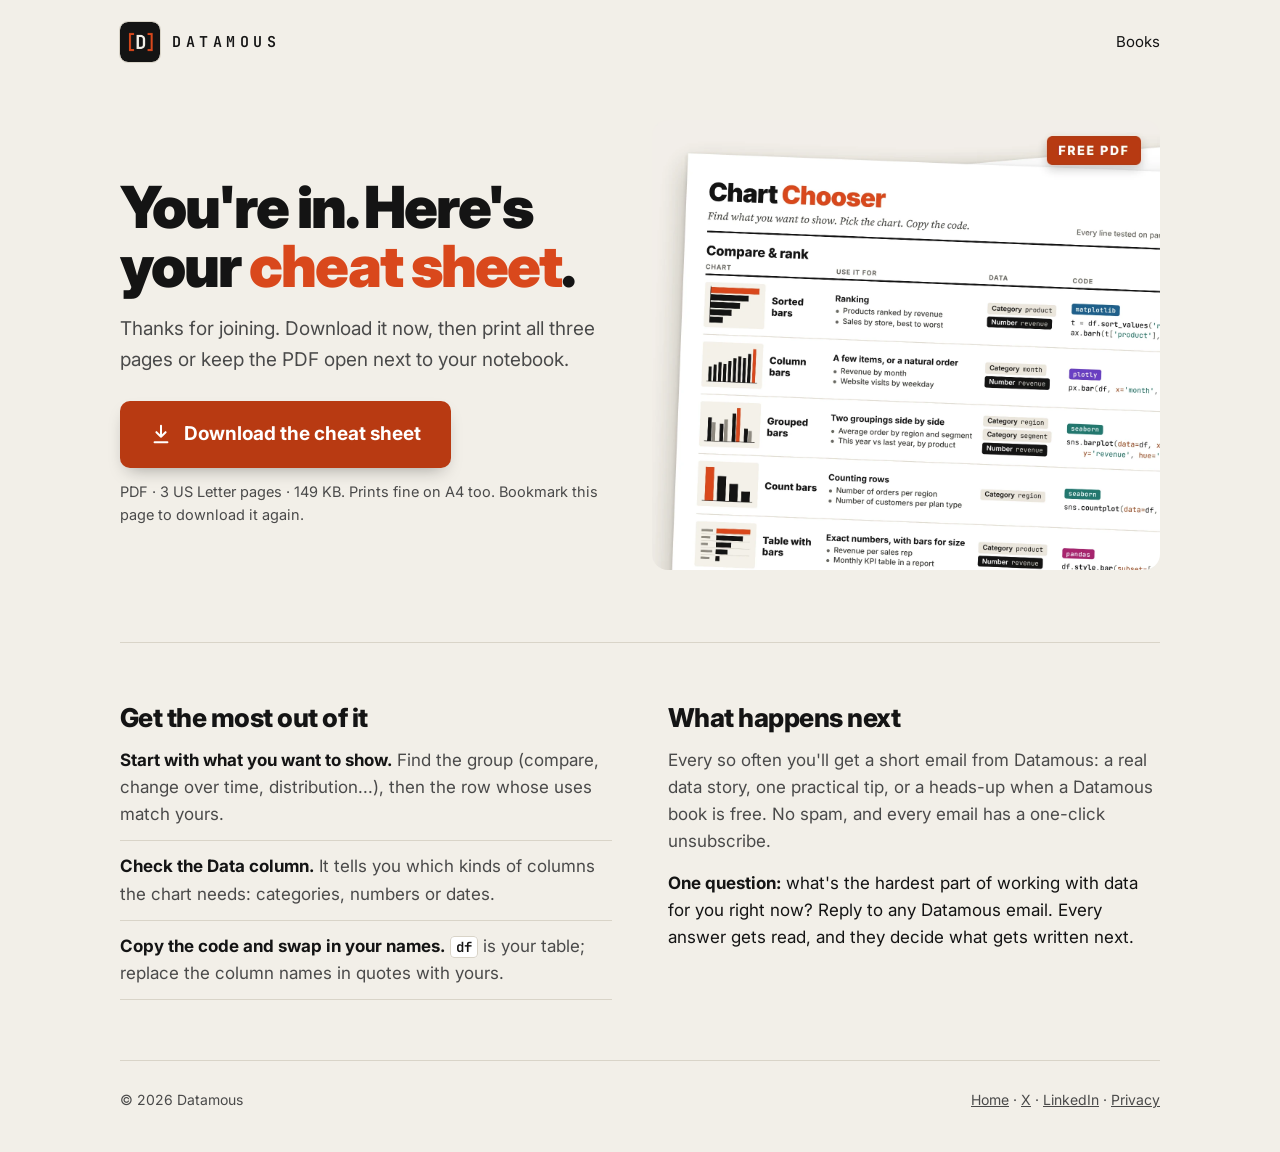
<file: chart-chooser/thanks/index.html>
<!doctype html>
<html lang="en">
<head>
<meta charset="utf-8">
<meta name="viewport" content="width=device-width, initial-scale=1">
<title>Your cheat sheet is ready | Datamous</title>
<meta name="robots" content="noindex">
<link rel="icon" href="/logo.png">
<link rel="preconnect" href="https://fonts.googleapis.com">
<link rel="preconnect" href="https://fonts.gstatic.com" crossorigin>
<link href="https://fonts.googleapis.com/css2?family=Inter:wght@400;600;700;800;900&family=JetBrains+Mono:wght@600&display=swap" rel="stylesheet">
<link rel="stylesheet" href="/style.css">
</head>
<body class="lp">
<div class="wrap">
<header>
  <a class="brand" href="/"><img src="/logo.png" alt="">DATAMOUS</a>
  <nav><a href="/#books">Books</a></nav>
</header>

<main>
<div class="lp-hero">
  <div class="lp-copy">
    <h1>You're in. Here's your <span>cheat sheet</span>.</h1>
    <p class="lead">Thanks for joining. Download it now, then print all three pages or keep the PDF open next to your notebook.</p>
    <p class="started" id="started" hidden>Your download has started. Didn't get it? Use the button below.</p>
    <a class="cta cta-big" id="dl" href="/chart-chooser/chart-chooser-cheat-sheet.pdf" download>
      <svg aria-hidden="true" viewBox="0 0 24 24" width="22" height="22"><path d="M12 3v12m0 0-5-5m5 5 5-5M5 21h14" fill="none" stroke="currentColor" stroke-width="2.2" stroke-linecap="round" stroke-linejoin="round"/></svg>
      Download the cheat sheet
    </a>
    <p class="fine">PDF · 3 US Letter pages · 149 KB. Prints fine on A4 too. Bookmark this page to download it again.</p>
    <div class="review" id="review" hidden>
      <img class="review-book" src="/book-master-data-visualization.webp" alt="" width="600" height="960">
      <div class="review-body">
        <p class="review-kicker">Finished the book?</p>
        <h2>Rate it on Amazon</h2>
        <a class="stars" href="https://www.amazon.com/review/create-review?asin=B0HQDNZMVN" target="_blank" rel="noopener" aria-label="Rate Master Data Visualization on Amazon">
          <svg viewBox="0 0 24 24" aria-hidden="true"><path d="M12 2.8l2.8 5.8 6.3.9-4.6 4.4 1.1 6.3L12 17.2l-5.6 3 1.1-6.3L2.9 9.5l6.3-.9z"/></svg><svg viewBox="0 0 24 24" aria-hidden="true"><path d="M12 2.8l2.8 5.8 6.3.9-4.6 4.4 1.1 6.3L12 17.2l-5.6 3 1.1-6.3L2.9 9.5l6.3-.9z"/></svg><svg viewBox="0 0 24 24" aria-hidden="true"><path d="M12 2.8l2.8 5.8 6.3.9-4.6 4.4 1.1 6.3L12 17.2l-5.6 3 1.1-6.3L2.9 9.5l6.3-.9z"/></svg><svg viewBox="0 0 24 24" aria-hidden="true"><path d="M12 2.8l2.8 5.8 6.3.9-4.6 4.4 1.1 6.3L12 17.2l-5.6 3 1.1-6.3L2.9 9.5l6.3-.9z"/></svg><svg viewBox="0 0 24 24" aria-hidden="true"><path d="M12 2.8l2.8 5.8 6.3.9-4.6 4.4 1.1 6.3L12 17.2l-5.6 3 1.1-6.3L2.9 9.5l6.3-.9z"/></svg>
        </a>
        <p class="review-text">An honest rating takes under a minute and helps other beginners decide if the book is right for them.</p>
        <a class="review-btn" href="https://www.amazon.com/review/create-review?asin=B0HQDNZMVN" target="_blank" rel="noopener">Leave a rating →</a>
      </div>
    </div>
  </div>
  <picture class="lp-art">
    <source media="(max-width:760px)" srcset="/chart-chooser/mockup-720.webp">
    <img src="/chart-chooser/mockup.webp" alt="The Chart Chooser cheat sheet, close up, with a FREE PDF tag" width="1400" height="1240" fetchpriority="high">
  </picture>
</div>

<section class="next">
  <div>
    <h2>Get the most out of it</h2>
    <ul class="uses">
      <li><strong>Start with what you want to show.</strong> Find the group (compare, change over time, distribution...), then the row whose uses match yours.</li>
      <li><strong>Check the Data column.</strong> It tells you which kinds of columns the chart needs: categories, numbers or dates.</li>
      <li><strong>Copy the code and swap in your names.</strong> <code>df</code> is your table; replace the column names in quotes with yours.</li>
    </ul>
  </div>
  <div>
    <h2>What happens next</h2>
    <p>Every so often you'll get a short email from Datamous: a real data story, one practical tip, or a heads-up when a Datamous book is free. No spam, and every email has a one-click unsubscribe.</p>
    <p class="ask"><strong>One question:</strong> what's the hardest part of working with data for you right now? Reply to any Datamous email. Every answer gets read, and they decide what gets written next.</p>
  </div>
</section>

</main>

<footer>
  <span>© 2026 Datamous</span>
  <span><a href="/">Home</a> · <a href="https://x.com/datamous">X</a> · <a href="https://www.linkedin.com/company/109472739">LinkedIn</a> · <a href="/privacy/">Privacy</a></span>
</footer>
</div>
<script>
// Show the review ask only once the download has started (auto or by click).
function showReview() { setTimeout(function () { document.getElementById('review').hidden = false; }, 1200); }
document.getElementById('dl').addEventListener('click', showReview);
if (/[?&]start=1/.test(location.search)) {
  document.getElementById('dl').click();
  document.getElementById('started').hidden = false;
  history.replaceState(null, '', location.pathname);
}
</script>
</body>
</html>
</file>
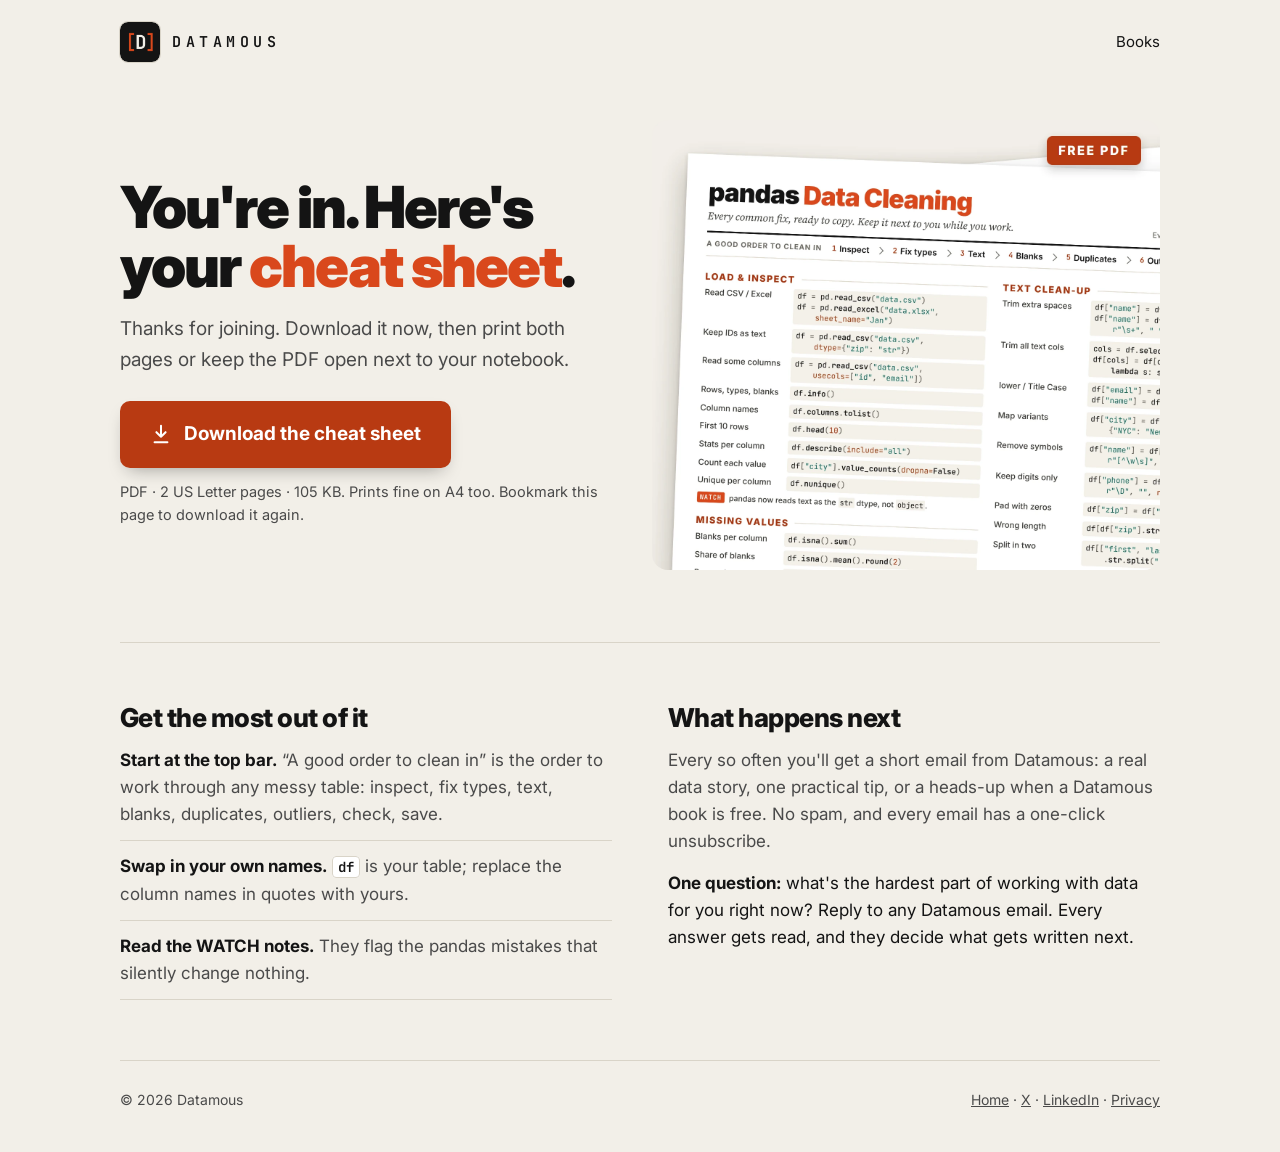
<file: cheatsheet/thanks/index.html>
<!doctype html>
<html lang="en">
<head>
<meta charset="utf-8">
<meta name="viewport" content="width=device-width, initial-scale=1">
<title>Your cheat sheet is ready | Datamous</title>
<meta name="robots" content="noindex">
<link rel="icon" href="/logo.png">
<link rel="preconnect" href="https://fonts.googleapis.com">
<link rel="preconnect" href="https://fonts.gstatic.com" crossorigin>
<link href="https://fonts.googleapis.com/css2?family=Inter:wght@400;600;700;800;900&family=JetBrains+Mono:wght@600&display=swap" rel="stylesheet">
<link rel="stylesheet" href="/style.css">
</head>
<body class="lp">
<div class="wrap">
<header>
  <a class="brand" href="/"><img src="/logo.png" alt="">DATAMOUS</a>
  <nav><a href="/#books">Books</a></nav>
</header>

<main>
<div class="lp-hero">
  <div class="lp-copy">
    <h1>You're in. Here's your <span>cheat sheet</span>.</h1>
    <p class="lead">Thanks for joining. Download it now, then print both pages or keep the PDF open next to your notebook.</p>
    <p class="started" id="started" hidden>Your download has started. Didn't get it? Use the button below.</p>
    <a class="cta cta-big" id="dl" href="/cheatsheet/pandas-data-cleaning-cheat-sheet.pdf" download>
      <svg aria-hidden="true" viewBox="0 0 24 24" width="22" height="22"><path d="M12 3v12m0 0-5-5m5 5 5-5M5 21h14" fill="none" stroke="currentColor" stroke-width="2.2" stroke-linecap="round" stroke-linejoin="round"/></svg>
      Download the cheat sheet
    </a>
    <p class="fine">PDF · 2 US Letter pages · 105 KB. Prints fine on A4 too. Bookmark this page to download it again.</p>
    <div class="review" id="review" hidden>
      <img class="review-book" src="/book-master-data-cleaning.webp" alt="" width="600" height="960">
      <div class="review-body">
        <p class="review-kicker">Finished the book?</p>
        <h2>Rate it on Amazon</h2>
        <a class="stars" href="https://www.amazon.com/review/create-review?asin=B0HN5CDSS3" target="_blank" rel="noopener" aria-label="Rate Master Data Cleaning on Amazon">
          <svg viewBox="0 0 24 24" aria-hidden="true"><path d="M12 2.8l2.8 5.8 6.3.9-4.6 4.4 1.1 6.3L12 17.2l-5.6 3 1.1-6.3L2.9 9.5l6.3-.9z"/></svg><svg viewBox="0 0 24 24" aria-hidden="true"><path d="M12 2.8l2.8 5.8 6.3.9-4.6 4.4 1.1 6.3L12 17.2l-5.6 3 1.1-6.3L2.9 9.5l6.3-.9z"/></svg><svg viewBox="0 0 24 24" aria-hidden="true"><path d="M12 2.8l2.8 5.8 6.3.9-4.6 4.4 1.1 6.3L12 17.2l-5.6 3 1.1-6.3L2.9 9.5l6.3-.9z"/></svg><svg viewBox="0 0 24 24" aria-hidden="true"><path d="M12 2.8l2.8 5.8 6.3.9-4.6 4.4 1.1 6.3L12 17.2l-5.6 3 1.1-6.3L2.9 9.5l6.3-.9z"/></svg><svg viewBox="0 0 24 24" aria-hidden="true"><path d="M12 2.8l2.8 5.8 6.3.9-4.6 4.4 1.1 6.3L12 17.2l-5.6 3 1.1-6.3L2.9 9.5l6.3-.9z"/></svg>
        </a>
        <p class="review-text">An honest rating takes under a minute and helps other beginners decide if the book is right for them.</p>
        <a class="review-btn" href="https://www.amazon.com/review/create-review?asin=B0HN5CDSS3" target="_blank" rel="noopener">Leave a rating →</a>
      </div>
    </div>
  </div>
  <picture class="lp-art">
    <source media="(max-width:760px)" srcset="/cheatsheet/mockup-720.webp">
    <img src="/cheatsheet/mockup.webp" alt="The pandas Data Cleaning Cheat Sheet, close up, with a FREE PDF tag" width="1400" height="1240" fetchpriority="high">
  </picture>
</div>

<section class="next">
  <div>
    <h2>Get the most out of it</h2>
    <ul class="uses">
      <li><strong>Start at the top bar.</strong> “A good order to clean in” is the order to work through any messy table: inspect, fix types, text, blanks, duplicates, outliers, check, save.</li>
      <li><strong>Swap in your own names.</strong> <code>df</code> is your table; replace the column names in quotes with yours.</li>
      <li><strong>Read the WATCH notes.</strong> They flag the pandas mistakes that silently change nothing.</li>
    </ul>
  </div>
  <div>
    <h2>What happens next</h2>
    <p>Every so often you'll get a short email from Datamous: a real data story, one practical tip, or a heads-up when a Datamous book is free. No spam, and every email has a one-click unsubscribe.</p>
    <p class="ask"><strong>One question:</strong> what's the hardest part of working with data for you right now? Reply to any Datamous email. Every answer gets read, and they decide what gets written next.</p>
  </div>
</section>

</main>

<footer>
  <span>© 2026 Datamous</span>
  <span><a href="/">Home</a> · <a href="https://x.com/datamous">X</a> · <a href="https://www.linkedin.com/company/109472739">LinkedIn</a> · <a href="/privacy/">Privacy</a></span>
</footer>
</div>
<script>
// Show the review ask only once the download has started (auto or by click).
function showReview() { setTimeout(function () { document.getElementById('review').hidden = false; }, 1200); }
document.getElementById('dl').addEventListener('click', showReview);
if (/[?&]start=1/.test(location.search)) {
  document.getElementById('dl').click();
  document.getElementById('started').hidden = false;
  history.replaceState(null, '', location.pathname);
}
</script>
</body>
</html>
</file>
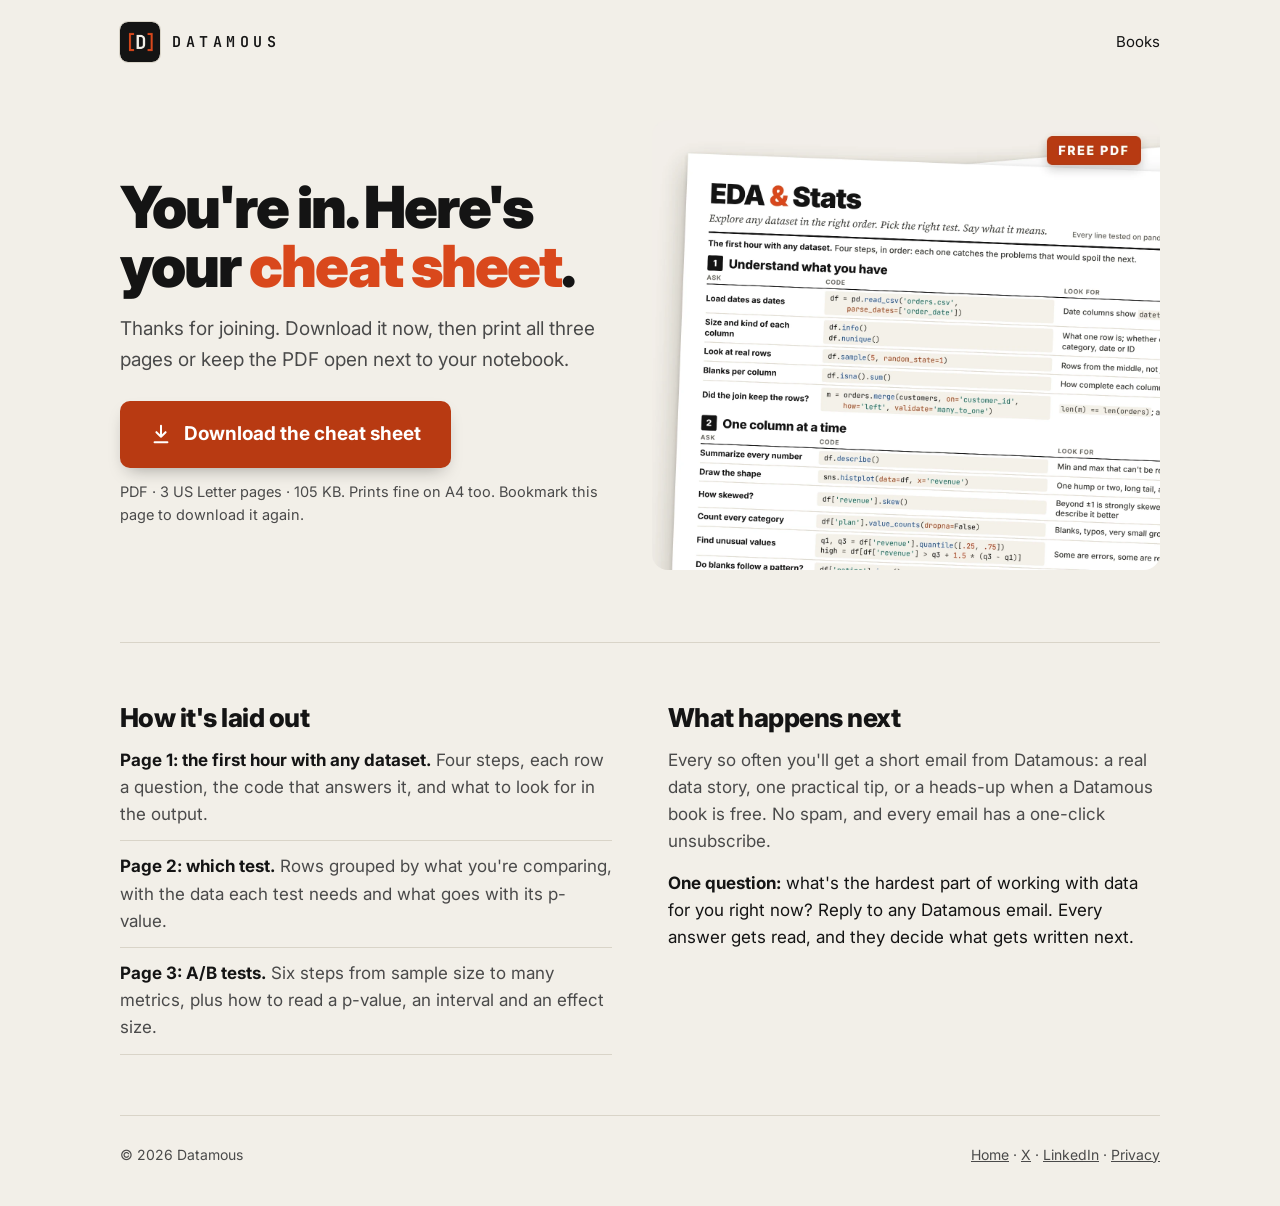
<file: eda-cheat-sheet/thanks/index.html>
<!doctype html>
<html lang="en">
<head>
<meta charset="utf-8">
<meta name="viewport" content="width=device-width, initial-scale=1">
<title>Your cheat sheet is ready | Datamous</title>
<meta name="robots" content="noindex">
<link rel="icon" href="/logo.png">
<link rel="preconnect" href="https://fonts.googleapis.com">
<link rel="preconnect" href="https://fonts.gstatic.com" crossorigin>
<link href="https://fonts.googleapis.com/css2?family=Inter:wght@400;600;700;800;900&family=JetBrains+Mono:wght@600&display=swap" rel="stylesheet">
<link rel="stylesheet" href="/style.css">
</head>
<body class="lp">
<div class="wrap">
<header>
  <a class="brand" href="/"><img src="/logo.png" alt="">DATAMOUS</a>
  <nav><a href="/#books">Books</a></nav>
</header>

<main>
<div class="lp-hero">
  <div class="lp-copy">
    <h1>You're in. Here's your <span>cheat sheet</span>.</h1>
    <p class="lead">Thanks for joining. Download it now, then print all three pages or keep the PDF open next to your notebook.</p>
    <p class="started" id="started" hidden>Your download has started. Didn't get it? Use the button below.</p>
    <a class="cta cta-big" id="dl" href="/eda-cheat-sheet/eda-stats-cheat-sheet.pdf" download>
      <svg aria-hidden="true" viewBox="0 0 24 24" width="22" height="22"><path d="M12 3v12m0 0-5-5m5 5 5-5M5 21h14" fill="none" stroke="currentColor" stroke-width="2.2" stroke-linecap="round" stroke-linejoin="round"/></svg>
      Download the cheat sheet
    </a>
    <p class="fine">PDF · 3 US Letter pages · 105 KB. Prints fine on A4 too. Bookmark this page to download it again.</p>
    <!-- At launch: add the "Rate it on Amazon" card here (copy from /chart-chooser/thanks/, with this book's cover and Kindle ASIN). -->
  </div>
  <picture class="lp-art">
    <source media="(max-width:760px)" srcset="/eda-cheat-sheet/mockup-720.webp">
    <img src="/eda-cheat-sheet/mockup.webp" alt="The EDA and Stats cheat sheet, close up, with a FREE PDF tag" width="1400" height="1240" fetchpriority="high">
  </picture>
</div>

<section class="next">
  <div>
    <h2>How it's laid out</h2>
    <ul class="uses">
      <li><strong>Page 1: the first hour with any dataset.</strong> Four steps, each row a question, the code that answers it, and what to look for in the output.</li>
      <li><strong>Page 2: which test.</strong> Rows grouped by what you're comparing, with the data each test needs and what goes with its p-value.</li>
      <li><strong>Page 3: A/B tests.</strong> Six steps from sample size to many metrics, plus how to read a p-value, an interval and an effect size.</li>
    </ul>
  </div>
  <div>
    <h2>What happens next</h2>
    <p>Every so often you'll get a short email from Datamous: a real data story, one practical tip, or a heads-up when a Datamous book is free. No spam, and every email has a one-click unsubscribe.</p>
    <p class="ask"><strong>One question:</strong> what's the hardest part of working with data for you right now? Reply to any Datamous email. Every answer gets read, and they decide what gets written next.</p>
  </div>
</section>

</main>

<footer>
  <span>© 2026 Datamous</span>
  <span><a href="/">Home</a> · <a href="https://x.com/datamous">X</a> · <a href="https://www.linkedin.com/company/109472739">LinkedIn</a> · <a href="/privacy/">Privacy</a></span>
</footer>
</div>
<script>
if (/[?&]start=1/.test(location.search)) {
  document.getElementById('dl').click();
  document.getElementById('started').hidden = false;
  history.replaceState(null, '', location.pathname);
}
</script>
</body>
</html>
</file>
<file: style.css>
:root{color-scheme:light dark;--ink:#141414;--paper:#F2EFE8;--accent:#D9481C;--accent-strong:#B83A12;--muted:#4a4a4a;--line:#d9d4c8;--card:#fbfaf6;--code:#ffffff}
@media (prefers-color-scheme:dark){:root:not([data-theme=light]){--ink:#efece6;--paper:#161514;--accent-strong:#ef6a3f;--muted:#b3ada3;--line:#36322c;--card:#1e1c1a;--code:#1e1c1a}}
:root[data-theme=dark]{--ink:#efece6;--paper:#161514;--accent-strong:#ef6a3f;--muted:#b3ada3;--line:#36322c;--card:#1e1c1a;--code:#1e1c1a}
*{box-sizing:border-box}
body{margin:0;background:var(--paper);color:var(--ink);font:17px/1.6 "Inter",system-ui,sans-serif}
a{color:var(--accent-strong)}
.wrap{max-width:1080px;margin:0 auto;padding:0 20px}
header{display:flex;align-items:center;justify-content:space-between;padding:22px 0}
.brand{display:flex;align-items:center;gap:12px;text-decoration:none;color:var(--ink);font:600 15px "JetBrains Mono",monospace;letter-spacing:.3em}
.brand img{width:40px;height:40px;border-radius:8px;outline:1px solid var(--line)}
nav a{color:var(--ink);text-decoration:none;margin-left:22px;font-size:15px;white-space:nowrap}
nav a:hover{color:var(--accent-strong)}
a:focus-visible,.cta:focus-visible{outline:3px solid var(--accent);outline-offset:3px;border-radius:6px}

.hero{display:grid;grid-template-columns:1.05fr 1fr;gap:44px;align-items:center;padding:40px 0 64px}
.eyebrow{font:600 13px "JetBrains Mono",monospace;letter-spacing:.14em;color:var(--accent-strong);text-transform:uppercase}
h1{font:900 clamp(40px,5.4vw,62px)/1.02 "Inter",sans-serif;letter-spacing:-.035em;margin:14px 0 18px;text-wrap:balance}
h1 span{color:var(--accent);white-space:nowrap}
.lead{font-size:19px;color:var(--muted);max-width:min(32em,55ch);margin:0}
.lead strong{color:var(--ink)}
.cta{display:inline-block;margin-top:26px;background:#B83A12;color:#fff;text-decoration:none;font-weight:700;font-size:17px;padding:16px 26px;border-radius:10px}
.cta:hover{background:#9c300e}
.how{font-size:15px;color:var(--muted);margin:16px 0 0;max-width:32em}
.how a{color:var(--muted)}
.reader{font-size:15px;margin:18px 0 0;color:var(--ink)}
.hero picture img{width:100%;height:auto;display:block;border-radius:16px}

section{padding:60px 0;border-top:1px solid var(--line)}
h2{font:800 32px/1.15 "Inter",sans-serif;letter-spacing:-.02em;margin:0 0 8px}
.sub{color:var(--muted);margin:0 0 28px}
.inside{display:grid;grid-template-columns:1fr 1.1fr;gap:44px;align-items:start}
.toc{list-style:none;margin:0;padding:0;display:grid;grid-template-columns:1fr 1fr;gap:10px 24px;counter-reset:s}
.toc li{counter-increment:s;font:600 15px "Inter",sans-serif;padding:10px 0;border-bottom:1px solid var(--line)}
.toc li::before{content:counter(s,decimal-leading-zero);font:600 13px "JetBrains Mono",monospace;color:var(--accent-strong);margin-right:12px}
.snip{margin:0;background:var(--code);border:1px solid var(--line);border-radius:12px;padding:14px;box-shadow:0 10px 30px rgba(0,0,0,.08)}
.snip img{width:100%;height:auto;display:block;border-radius:6px}
.snip figcaption{font-size:13.5px;color:var(--muted);margin-top:10px}
.brandline{margin:28px 0 0;color:var(--muted)}

.book{display:flex;gap:28px;align-items:center}
.book+.book{margin-top:36px}
.book img{width:150px;height:auto;border-radius:4px;box-shadow:0 10px 26px rgba(0,0,0,.18)}
.book h3{margin:0 0 6px;font-size:21px}
.book p{margin:0;color:var(--muted)}
.ghost{display:inline-block;margin-top:16px;margin-right:8px;border:1.5px solid var(--ink);color:var(--ink);text-decoration:none;font-weight:600;padding:11px 20px;border-radius:10px}
.ghost:hover{border-color:var(--accent-strong);color:var(--accent-strong)}

footer{border-top:1px solid var(--line);padding:28px 0 40px;font-size:14px;color:var(--muted);display:flex;justify-content:space-between;flex-wrap:wrap;gap:12px}
footer a{color:var(--muted)}

.policy{max-width:720px;padding:24px 0 64px}
.policy h1{font-size:44px}
.policy h2{font-size:22px;margin-top:36px}

@media (prefers-color-scheme:dark){:root:not([data-theme=light]) .hero picture img,:root:not([data-theme=light]) .snip img,:root:not([data-theme=light]) .book img{filter:brightness(.9)}}
@media (max-width:760px){
  .hero{grid-template-columns:1fr;padding-top:16px;gap:28px}
  .lead{font-size:17px}
  .cta{display:block;text-align:center}
  .inside{grid-template-columns:1fr}
  .toc{grid-template-columns:1fr 1fr;gap:4px 16px}
  .toc li{font-size:14px}
  nav a{margin-left:14px}
  nav a[href="#books"]{display:none}
  .book{flex-direction:column;align-items:flex-start}
}

/* Sign-up + download pages (/cheatsheet/, /cheatsheet/thanks/) */
::selection{background:var(--accent);color:#fff}
input,button{font:inherit;caret-color:var(--accent)}
.lp-hero{display:grid;grid-template-columns:1fr 1.05fr;gap:48px;align-items:center;padding:36px 0 72px}
.lp-hero h1{font-size:clamp(38px,5vw,58px)}
.lp-copy .lead{max-width:min(30em,55ch)}
.lp-art img{width:100%;height:auto;display:block;border-radius:16px}

.signup{margin-top:30px;max-width:570px}
.signup label{display:block;font-weight:700;font-size:16px;margin-bottom:10px}
.signup-row{display:flex;gap:10px}
.signup input{flex:1;min-width:0;height:56px;padding:0 18px;border:1.5px solid var(--line);border-radius:10px;background:var(--code);color:var(--ink);font-size:17px;transition:border-color .2s cubic-bezier(.16,1,.3,1),box-shadow .2s cubic-bezier(.16,1,.3,1)}
.signup input::placeholder{color:var(--muted);opacity:.85}
.signup input:hover{border-color:#b9b2a3}
.signup input:focus{outline:none;border-color:var(--accent);box-shadow:0 0 0 4px color-mix(in srgb,var(--accent) 22%,transparent)}
.signup input[aria-invalid=true]{border-color:#b3261e}
.signup button[type=submit]{position:relative;height:56px;padding:0 24px;border:0;border-radius:10px;background:#B83A12;color:#fff;font-weight:700;font-size:17px;cursor:pointer;white-space:nowrap;box-shadow:0 6px 14px -6px rgba(20,20,20,.35);transition:background .2s,transform .2s cubic-bezier(.16,1,.3,1),box-shadow .2s}
.signup button[type=submit]:hover{background:#9c300e;transform:translateY(-1px);box-shadow:0 10px 20px -8px rgba(20,20,20,.4)}
.signup button[type=submit]:active{transform:translateY(0)}
.signup button:focus-visible{outline:3px solid var(--accent);outline-offset:3px}
.btn-busy{display:none;position:absolute;inset:0;margin:auto;width:22px;height:22px;border:2.5px solid rgba(255,255,255,.4);border-top-color:#fff;border-radius:50%;animation:spin .7s linear infinite}
.busy button[type=submit]{pointer-events:none}
.busy .btn-label{visibility:hidden}
.busy .btn-busy{display:block}
@keyframes spin{to{transform:rotate(1turn)}}
.signup-msg{min-height:0;margin:8px 0 0;color:#b3261e;font-size:15px;font-weight:600}
.signup-msg:empty{display:none}
.fine{font-size:14.5px;color:var(--muted);margin:12px 0 0;max-width:34em}
.signup .fine{max-width:570px}
.fine a{color:var(--muted)}
.signup-done{background:var(--card);border:1px solid var(--line);border-radius:14px;padding:22px 26px;box-shadow:0 4px 10px -6px rgba(0,0,0,.14);animation:rise .5s cubic-bezier(.16,1,.3,1)}
.signup-done:focus{outline:none}
.signup-done h2{font-size:24px;margin:0 0 12px}
.steps{margin:0;padding-left:22px}
.steps li{margin:6px 0}
.steps li::marker{color:var(--accent-strong);font-weight:800}
.linklike{background:none;border:0;padding:0;color:var(--accent-strong);text-decoration:underline;text-underline-offset:3px;cursor:pointer;font-size:inherit}
@keyframes rise{from{opacity:0;transform:translateY(8px)}}

.facts{list-style:none;margin:36px 0 0;padding:0;display:flex;flex-wrap:wrap;gap:6px 28px;font-size:15px;color:var(--muted)}
.facts li{display:flex;align-items:center;gap:6px}
.facts b{color:var(--ink);font-weight:800}

.started{margin:20px 0 -8px;font-weight:600;color:var(--ink)}
.cta-big{display:inline-flex;align-items:center;gap:12px;font-size:19px;padding:18px 30px;box-shadow:0 8px 18px -8px rgba(20,20,20,.4);transition:background .2s,transform .2s cubic-bezier(.16,1,.3,1)}
.cta-big:hover{transform:translateY(-1px)}
.next{display:grid;grid-template-columns:1fr 1fr;gap:56px}
.next h2{font-size:26px;margin-bottom:14px}
.next p{margin:0 0 14px;color:var(--muted)}
.uses{margin:0;padding:0;list-style:none}
.uses li{padding:12px 0;border-bottom:1px solid var(--line);color:var(--muted)}
.uses li:first-child{padding-top:0}
.uses strong,.next .ask strong{color:var(--ink)}
.uses code{font:600 14px "JetBrains Mono",monospace;background:var(--code);border:1px solid var(--line);border-radius:4px;padding:1px 5px;color:var(--ink)}
.next .ask{color:var(--ink)}
@media (prefers-reduced-motion:reduce){.signup-done{animation:none}.signup button[type=submit]:hover,.cta-big:hover{transform:none}}
@media (max-width:760px){
  .lp-hero{grid-template-columns:1fr;gap:20px;padding-top:8px}
  .lp-art{order:-1;max-width:250px;margin:0 auto}
  .signup-row{flex-direction:column}
  .signup input{flex:none}
  .signup button[type=submit]{width:100%}
  .next{grid-template-columns:1fr;gap:32px}
  .cta-big{display:flex;justify-content:center}
}
.review{display:flex;gap:24px;align-items:center;margin-top:30px;padding:22px;border:1.5px solid var(--accent);border-radius:14px;background:var(--card);max-width:31em;box-shadow:0 12px 32px rgba(0,0,0,.08);animation:rv .5s cubic-bezier(.16,1,.3,1)}
.review[hidden]{display:none}
.review-book{width:118px;height:auto;flex:none;border-radius:3px;box-shadow:0 6px 16px rgba(0,0,0,.22)}
.review-body{min-width:0}
.review-kicker{margin:0;font:600 12px "JetBrains Mono",monospace;letter-spacing:.14em;text-transform:uppercase;color:var(--accent-strong)}
.review h2{margin:4px 0 0;font-size:22px;line-height:1.2;letter-spacing:-.01em}
.stars{display:inline-flex;gap:4px;margin-top:10px;text-decoration:none}
.stars svg{width:28px;height:28px;fill:none;stroke:#E8A317;stroke-width:1.6;stroke-linejoin:round;transition:fill .15s,transform .15s}
.stars:hover svg{fill:#F5B82E}.stars svg:hover~svg{fill:none}.stars svg:hover{transform:scale(1.12)}
.review-text{margin:8px 0 0;font-size:15.5px;line-height:1.5;color:var(--muted)}
.review-btn{display:inline-block;margin-top:14px;background:var(--ink);color:var(--paper);text-decoration:none;font-weight:700;font-size:15.5px;padding:11px 18px;border-radius:10px}
.review-btn:hover{background:var(--accent-strong);color:#fff}
@keyframes rv{from{opacity:0;transform:translateY(6px)}to{opacity:1;transform:none}}
@media (prefers-reduced-motion:reduce){.review{animation:none}}
@media (max-width:760px){.review{padding:18px;gap:16px}.review-book{width:96px}.review-btn{display:block;text-align:center}}
</file>
